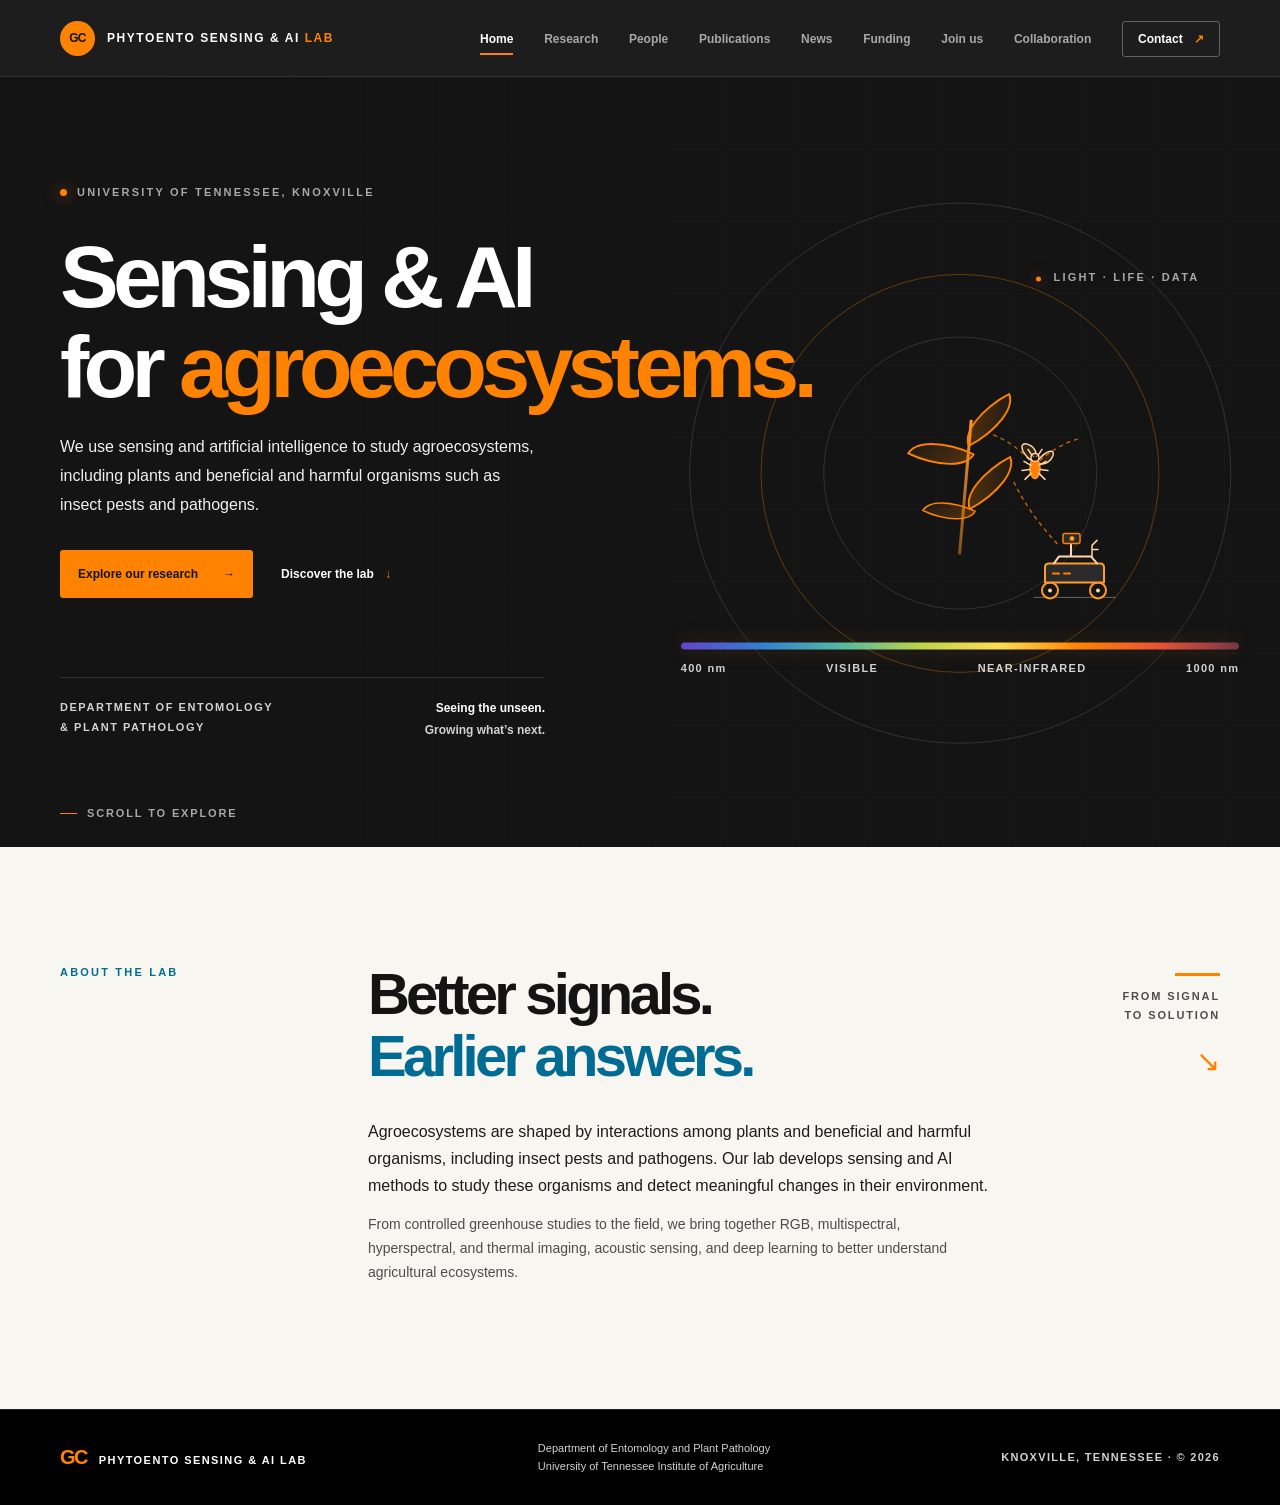
<file: index.html>
<!DOCTYPE html>
<html lang="en">
<head>
  <meta charset="utf-8">
  <meta http-equiv="Content-Security-Policy" content="default-src 'self'; script-src 'self'; style-src 'self' https://fonts.googleapis.com; font-src 'self' https://fonts.gstatic.com; img-src 'self'; connect-src 'none'; object-src 'none'; base-uri 'none'; form-action 'none'; frame-src 'none'; upgrade-insecure-requests">
  <meta name="referrer" content="strict-origin-when-cross-origin">
  <meta name="viewport" content="width=device-width, initial-scale=1">
  <meta name="theme-color" content="#141414">
  <title>GC PhytoEnto Sensing &amp; AI Lab | University of Tennessee, Knoxville</title>
  <meta name="description" content="The GC PhytoEnto Sensing & AI Lab at the University of Tennessee, Knoxville develops sensing and AI to study agroecosystems, plants, and beneficial and harmful organisms, including pests and pathogens.">
  <link rel="preconnect" href="https://fonts.googleapis.com">
  <link rel="preconnect" href="https://fonts.gstatic.com" crossorigin>
  <link href="https://fonts.googleapis.com/css2?family=DM+Sans:wght@400;500;600;700&family=Manrope:wght@400;500;600;700;800&display=swap" rel="stylesheet">
  <link rel="icon" href="favicon.svg" type="image/svg+xml">
  <link rel="stylesheet" href="styles.css">
  <script src="script.js" defer></script>
</head>
<body data-page="home">
  <a class="skip-link" href="#main">Skip to content</a>
  <header class="site-header">
    <nav class="nav container" aria-label="Main navigation">
      <a class="brand" href="index.html" aria-label="GC PhytoEnto Sensing &amp; AI Lab home">
        <span class="brand-mark" aria-hidden="true">GC</span>
        <span class="brand-name">PHYTOENTO SENSING &amp; AI <span>LAB</span></span>
      </a>
      <button class="menu-toggle" type="button" aria-expanded="false" aria-controls="primary-menu">
        <span class="sr-only">Toggle navigation</span><span></span><span></span>
      </button>
      <ul class="nav-links" id="primary-menu">
        <li><a class="nav-link" data-page-link="home" href="index.html">Home</a></li>
        <li><a class="nav-link" data-page-link="research" href="research.html">Research</a></li>
        <li><a class="nav-link" data-page-link="people" href="people.html">People</a></li>
        <li><a class="nav-link" data-page-link="publications" href="publications.html">Publications</a></li>
        <li><a class="nav-link" data-page-link="news" href="news.html">News</a></li>
        <li><a class="nav-link" data-page-link="funding" href="funding.html">Funding</a></li>
        <li><a class="nav-link" data-page-link="join" href="join.html">Join us</a></li>
        <li><a class="nav-link" data-page-link="collaboration" href="collaboration.html">Collaboration</a></li>
        <li><a class="nav-contact" data-page-link="contact" href="contact.html">Contact <span aria-hidden="true">↗</span></a></li>
      </ul>
    </nav>
  </header>

  <main id="main">
    <section class="hero" aria-labelledby="hero-title">
      <div class="hero-grid" aria-hidden="true"></div>
      <div class="container hero-content">
        <p class="eyebrow"><span class="eyebrow-dot"></span> UNIVERSITY OF TENNESSEE, KNOXVILLE</p>
        <h1 id="hero-title">Sensing &amp; AI<br>for <span>agroecosystems.</span></h1>
        <p class="hero-intro">We use sensing and artificial intelligence to study agroecosystems, including plants and beneficial and harmful organisms such as insect pests and pathogens.</p>
        <div class="hero-actions">
          <a class="button button-orange" href="research.html">Explore our research <span aria-hidden="true">→</span></a>
          <a class="text-link" href="#about">Discover the lab <span aria-hidden="true">↓</span></a>
        </div>
        <div class="hero-bottom">
          <p>DEPARTMENT OF ENTOMOLOGY<br>&amp; PLANT PATHOLOGY</p>
          <p class="hero-note">Seeing the unseen.<br><span>Growing what’s next.</span></p>
        </div>
      </div>
      <div class="hero-art" role="img" aria-label="Illustration of a plant, an insect, and a small field-sensing robot with spectral bands from visible light to near-infrared">
        <div class="orbit orbit-one"></div><div class="orbit orbit-two"></div><div class="orbit orbit-three"></div>
        <div class="plant-symbol"><span></span><span></span><span></span><span></span></div>
        <svg class="hero-illustration" viewBox="0 0 570 570" aria-hidden="true">
          <g class="insect-art" stroke-linecap="round" stroke-linejoin="round">
            <path d="M359 277 Q341 255 317 246 M359 277 Q382 256 405 250" fill="none" stroke="#ff8200" stroke-dasharray="3 5" stroke-width="1.5" opacity=".65"/>
            <path d="M356 272 C345 263 344 253 353 256 C361 259 363 267 360 273 M363 272 C371 262 380 260 378 267 C376 273 370 277 364 275" fill="#ff8200" fill-opacity=".12" stroke="#ffd5a8" stroke-width="1.5"/>
            <ellipse cx="360" cy="280" rx="5" ry="10" fill="#ff8200" stroke="#ff9a2f" stroke-width="1.5"/>
            <circle cx="360" cy="269" r="4" fill="#141414" stroke="#ffd5a8" stroke-width="1.5"/>
            <path d="M357 267 353 261 M363 267 367 261 M356 277 349 273 M355 281 347 282 M356 285 350 291 M364 277 371 273 M365 281 373 282 M364 285 370 291" fill="none" stroke="#ffd5a8" stroke-width="1.5"/>
            <circle cx="358.5" cy="268" r=".8" fill="#ff8200"/><circle cx="361.5" cy="268" r=".8" fill="#ff8200"/>
          </g>
          <g class="robot-art" transform="translate(-18 0)" stroke-linecap="round" stroke-linejoin="round">
            <path d="M400 355 Q372 325 357 294" fill="none" stroke="#ff8200" stroke-dasharray="3 5" stroke-width="1.5" opacity=".7"/>
            <path d="M377 409 H458" fill="none" stroke="#aaa9a1" stroke-width="1" opacity=".55"/>
            <circle cx="393" cy="402" r="8" fill="#141414" stroke="#ff9a2f" stroke-width="2"/>
            <circle cx="441" cy="402" r="8" fill="#141414" stroke="#ff9a2f" stroke-width="2"/>
            <circle cx="393" cy="402" r="2" fill="#ffd5a8"/><circle cx="441" cy="402" r="2" fill="#ffd5a8"/>
            <path d="M388 379 Q388 375 392 375 H443 Q447 375 447 379 V394 H388 Z" fill="#2b2b2b" stroke="#ff9a2f" stroke-width="2"/>
            <path d="M397 375 402 368 H434 L440 375 M414 368 V350" fill="none" stroke="#ffd5a8" stroke-width="2"/>
            <rect x="406" y="345" width="17" height="10" rx="2" fill="#2b2b2b" stroke="#ff8200" stroke-width="1.5"/>
            <circle cx="415" cy="350" r="2.5" fill="#ff8200"/><circle cx="415" cy="350" r=".8" fill="#fff0dd"/>
            <path d="M435 368 V357 L440 352 M435 361 H441" fill="none" stroke="#ffd5a8" stroke-width="1.5"/>
            <path d="M396 385 H402 M407 385 H413" stroke="#ff8200" stroke-width="2"/>
          </g>
        </svg>
        <div class="art-label"><span class="signal-dot"></span> LIGHT · LIFE · DATA</div>
        <div class="art-spectrum"></div>
        <div class="art-wavelength"><span>400 nm</span><span>VISIBLE</span><span>NEAR-INFRARED</span><span>1000 nm</span></div>
      </div>
      <a href="#about" class="scroll-cue" aria-label="Scroll to about the lab"><span></span> SCROLL TO EXPLORE</a>
    </section>

    <section class="intro section-light" id="about">
      <div class="container intro-layout">
        <p class="section-index">ABOUT THE LAB</p>
        <div>
          <h2>Better signals.<br><span>Earlier answers.</span></h2>
          <p class="intro-copy">Agroecosystems are shaped by interactions among plants and beneficial and harmful organisms, including insect pests and pathogens. Our lab develops sensing and AI methods to study these organisms and detect meaningful changes in their environment.</p>
          <p class="intro-copy intro-copy-secondary">From controlled greenhouse studies to the field, we bring together RGB, multispectral, hyperspectral, and thermal imaging, acoustic sensing, and deep learning to better understand agricultural ecosystems.</p>
        </div>
        <div class="intro-side"><span class="side-rule"></span><p>FROM SIGNAL<br>TO SOLUTION</p><span class="side-arrow" aria-hidden="true">↘</span></div>
      </div>
    </section>
  </main>

  <footer class="footer">
    <div class="container footer-inner">
      <a class="footer-brand" href="index.html">GC <span>PHYTOENTO SENSING &amp; AI LAB</span></a>
      <p>Department of Entomology and Plant Pathology<br>University of Tennessee Institute of Agriculture</p>
      <span class="footer-note">KNOXVILLE, TENNESSEE · © <span id="year">2026</span></span>
    </div>
  </footer>
</body>
</html>
</file>
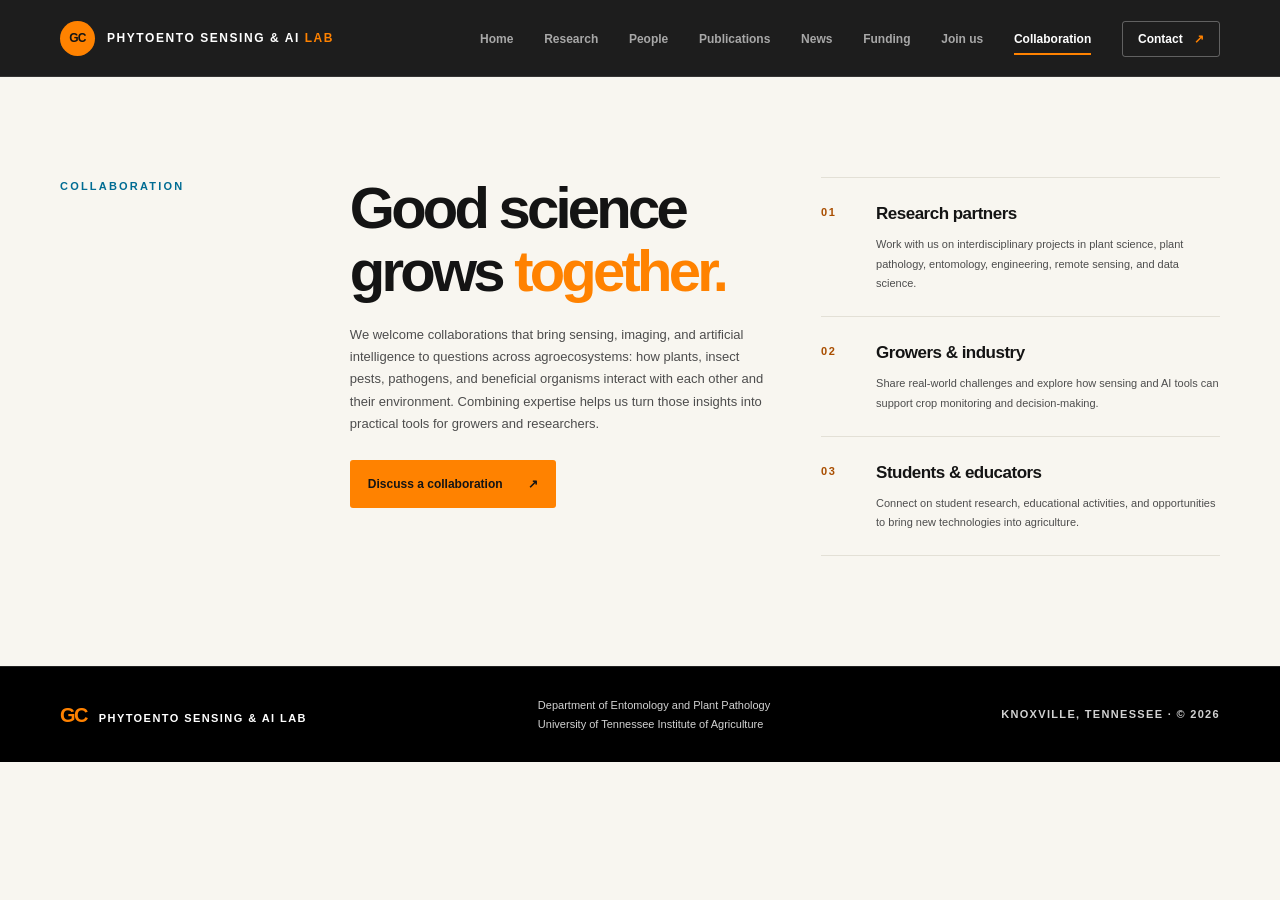
<file: collaboration.html>
<!DOCTYPE html>
<html lang="en">
<head>
  <meta charset="utf-8">
  <meta http-equiv="Content-Security-Policy" content="default-src 'self'; script-src 'self'; style-src 'self' https://fonts.googleapis.com; font-src 'self' https://fonts.gstatic.com; img-src 'self'; connect-src 'none'; object-src 'none'; base-uri 'none'; form-action 'none'; frame-src 'none'; upgrade-insecure-requests">
  <meta name="referrer" content="strict-origin-when-cross-origin">
  <meta name="viewport" content="width=device-width, initial-scale=1">
  <meta name="theme-color" content="#141414">
  <title>Collaboration | GC PhytoEnto Sensing &amp; AI Lab</title>
  <meta name="description" content="Collaborate with the GC PhytoEnto Sensing & AI Lab on sensing, plant health, and agricultural AI research.">
  <link rel="preconnect" href="https://fonts.googleapis.com">
  <link rel="preconnect" href="https://fonts.gstatic.com" crossorigin>
  <link href="https://fonts.googleapis.com/css2?family=DM+Sans:wght@400;500;600;700&family=Manrope:wght@400;500;600;700;800&display=swap" rel="stylesheet">
  <link rel="icon" href="favicon.svg" type="image/svg+xml">
  <link rel="stylesheet" href="styles.css">
  <script src="script.js" defer></script>
</head>
<body data-page="collaboration">
  <a class="skip-link" href="#main">Skip to content</a>
  <header class="site-header"><nav class="nav container" aria-label="Main navigation">
    <a class="brand" href="index.html" aria-label="GC PhytoEnto Sensing &amp; AI Lab home"><span class="brand-mark" aria-hidden="true">GC</span><span class="brand-name">PHYTOENTO SENSING &amp; AI <span>LAB</span></span></a>
    <button class="menu-toggle" type="button" aria-expanded="false" aria-controls="primary-menu"><span class="sr-only">Toggle navigation</span><span></span><span></span></button>
    <ul class="nav-links" id="primary-menu">
      <li><a class="nav-link" data-page-link="home" href="index.html">Home</a></li><li><a class="nav-link" data-page-link="research" href="research.html">Research</a></li><li><a class="nav-link" data-page-link="people" href="people.html">People</a></li><li><a class="nav-link" data-page-link="publications" href="publications.html">Publications</a></li><li><a class="nav-link" data-page-link="news" href="news.html">News</a></li><li><a class="nav-link" data-page-link="funding" href="funding.html">Funding</a></li><li><a class="nav-link" data-page-link="join" href="join.html">Join us</a></li><li><a class="nav-link" data-page-link="collaboration" href="collaboration.html">Collaboration</a></li><li><a class="nav-contact" data-page-link="contact" href="contact.html">Contact <span aria-hidden="true">↗</span></a></li>
    </ul>
  </nav></header>
  <main id="main">
    <section class="collaboration section-light">
      <div class="container collaboration-layout">
        <p class="section-index">COLLABORATION</p>
        <div class="collaboration-intro"><h1>Good science<br>grows <span>together.</span></h1><p>We welcome collaborations that bring sensing, imaging, and artificial intelligence to questions across agroecosystems: how plants, insect pests, pathogens, and beneficial organisms interact with each other and their environment. Combining expertise helps us turn those insights into practical tools for growers and researchers.</p><a class="button button-orange" href="mailto:sunil.gc@utk.edu?subject=Research%20collaboration">Discuss a collaboration <span aria-hidden="true">↗</span></a></div>
        <div class="collaboration-areas">
          <article><span>01</span><div><h2>Research partners</h2><p>Work with us on interdisciplinary projects in plant science, plant pathology, entomology, engineering, remote sensing, and data science.</p></div></article>
          <article><span>02</span><div><h2>Growers &amp; industry</h2><p>Share real-world challenges and explore how sensing and AI tools can support crop monitoring and decision-making.</p></div></article>
          <article><span>03</span><div><h2>Students &amp; educators</h2><p>Connect on student research, educational activities, and opportunities to bring new technologies into agriculture.</p></div></article>
        </div>
      </div>
    </section>
  </main>
  <footer class="footer"><div class="container footer-inner"><a class="footer-brand" href="index.html">GC <span>PHYTOENTO SENSING &amp; AI LAB</span></a><p>Department of Entomology and Plant Pathology<br>University of Tennessee Institute of Agriculture</p><span class="footer-note">KNOXVILLE, TENNESSEE · © <span id="year">2026</span></span></div></footer>
</body>
</html>
</file>
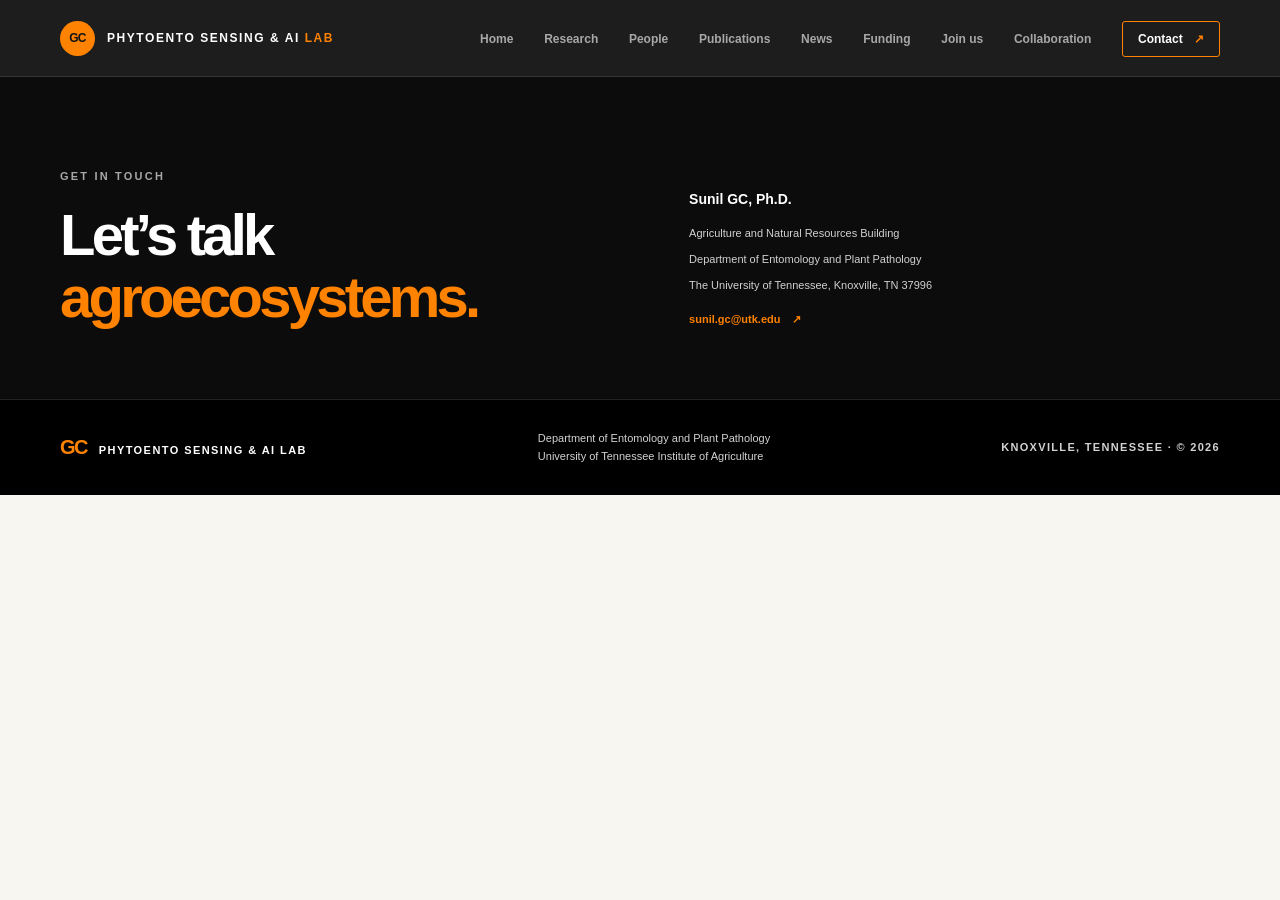
<file: contact.html>
<!DOCTYPE html>
<html lang="en">
<head>
  <meta charset="utf-8">
  <meta http-equiv="Content-Security-Policy" content="default-src 'self'; script-src 'self'; style-src 'self' https://fonts.googleapis.com; font-src 'self' https://fonts.gstatic.com; img-src 'self'; connect-src 'none'; object-src 'none'; base-uri 'none'; form-action 'none'; frame-src 'none'; upgrade-insecure-requests">
  <meta name="referrer" content="strict-origin-when-cross-origin">
  <meta name="viewport" content="width=device-width, initial-scale=1">
  <meta name="theme-color" content="#141414">
  <title>Contact | GC PhytoEnto Sensing &amp; AI Lab</title>
  <meta name="description" content="Contact the GC PhytoEnto Sensing & AI Lab at the University of Tennessee, Knoxville.">
  <link rel="preconnect" href="https://fonts.googleapis.com">
  <link rel="preconnect" href="https://fonts.gstatic.com" crossorigin>
  <link href="https://fonts.googleapis.com/css2?family=DM+Sans:wght@400;500;600;700&family=Manrope:wght@400;500;600;700;800&display=swap" rel="stylesheet">
  <link rel="icon" href="favicon.svg" type="image/svg+xml">
  <link rel="stylesheet" href="styles.css">
  <script src="script.js" defer></script>
</head>
<body data-page="contact">
  <a class="skip-link" href="#main">Skip to content</a>
  <header class="site-header"><nav class="nav container" aria-label="Main navigation">
    <a class="brand" href="index.html" aria-label="GC PhytoEnto Sensing &amp; AI Lab home"><span class="brand-mark" aria-hidden="true">GC</span><span class="brand-name">PHYTOENTO SENSING &amp; AI <span>LAB</span></span></a>
    <button class="menu-toggle" type="button" aria-expanded="false" aria-controls="primary-menu"><span class="sr-only">Toggle navigation</span><span></span><span></span></button>
    <ul class="nav-links" id="primary-menu">
      <li><a class="nav-link" data-page-link="home" href="index.html">Home</a></li><li><a class="nav-link" data-page-link="research" href="research.html">Research</a></li><li><a class="nav-link" data-page-link="people" href="people.html">People</a></li><li><a class="nav-link" data-page-link="publications" href="publications.html">Publications</a></li><li><a class="nav-link" data-page-link="news" href="news.html">News</a></li><li><a class="nav-link" data-page-link="funding" href="funding.html">Funding</a></li><li><a class="nav-link" data-page-link="join" href="join.html">Join us</a></li><li><a class="nav-link" data-page-link="collaboration" href="collaboration.html">Collaboration</a></li><li><a class="nav-contact" data-page-link="contact" href="contact.html">Contact <span aria-hidden="true">↗</span></a></li>
    </ul>
  </nav></header>
  <main id="main">
    <section class="contact section-ink">
      <div class="container contact-layout">
        <div><p class="section-index">GET IN TOUCH</p><h1>Let’s talk<br><span>agroecosystems.</span></h1></div>
        <address><strong>Sunil GC, Ph.D.</strong><span>Agriculture and Natural Resources Building</span><span>Department of Entomology and Plant Pathology</span><span>The University of Tennessee, Knoxville, TN 37996</span><a href="mailto:sunil.gc@utk.edu">sunil.gc@utk.edu <span aria-hidden="true">↗</span></a></address>
      </div>
    </section>
  </main>
  <footer class="footer"><div class="container footer-inner"><a class="footer-brand" href="index.html">GC <span>PHYTOENTO SENSING &amp; AI LAB</span></a><p>Department of Entomology and Plant Pathology<br>University of Tennessee Institute of Agriculture</p><span class="footer-note">KNOXVILLE, TENNESSEE · © <span id="year">2026</span></span></div></footer>
</body>
</html>
</file>
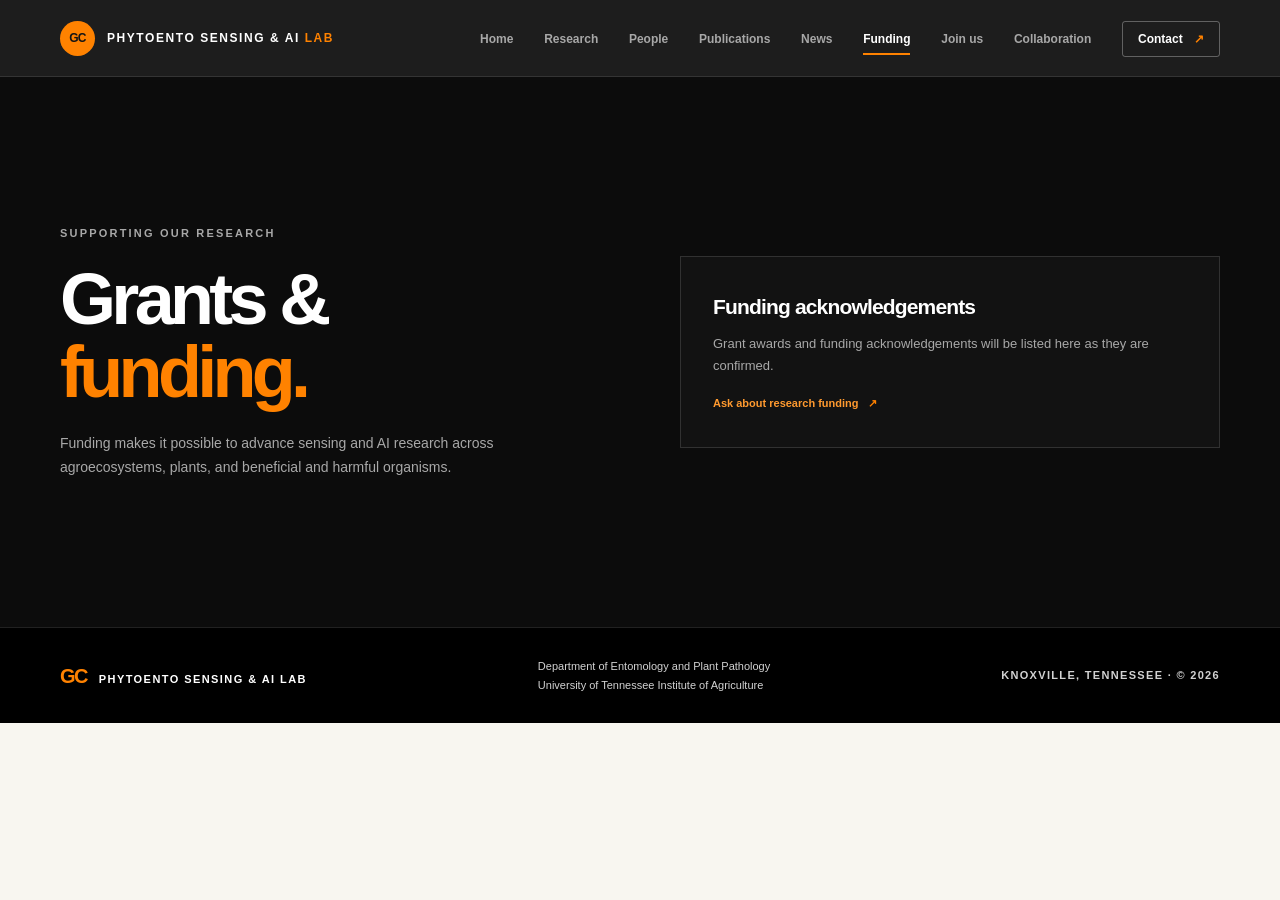
<file: funding.html>
<!DOCTYPE html>
<html lang="en">
<head>
  <meta charset="utf-8">
  <meta http-equiv="Content-Security-Policy" content="default-src 'self'; script-src 'self'; style-src 'self' https://fonts.googleapis.com; font-src 'self' https://fonts.gstatic.com; img-src 'self'; connect-src 'none'; object-src 'none'; base-uri 'none'; form-action 'none'; frame-src 'none'; upgrade-insecure-requests">
  <meta name="referrer" content="strict-origin-when-cross-origin">
  <meta name="viewport" content="width=device-width, initial-scale=1">
  <meta name="theme-color" content="#141414">
  <title>Grants &amp; Funding | GC PhytoEnto Sensing &amp; AI Lab</title>
  <meta name="description" content="Grant information and funding acknowledgements for the GC PhytoEnto Sensing & AI Lab.">
  <link rel="preconnect" href="https://fonts.googleapis.com">
  <link rel="preconnect" href="https://fonts.gstatic.com" crossorigin>
  <link href="https://fonts.googleapis.com/css2?family=DM+Sans:wght@400;500;600;700&family=Manrope:wght@400;500;600;700;800&display=swap" rel="stylesheet">
  <link rel="icon" href="favicon.svg" type="image/svg+xml">
  <link rel="stylesheet" href="styles.css">
  <script src="script.js" defer></script>
</head>
<body data-page="funding">
  <a class="skip-link" href="#main">Skip to content</a>
  <header class="site-header"><nav class="nav container" aria-label="Main navigation">
    <a class="brand" href="index.html" aria-label="GC PhytoEnto Sensing &amp; AI Lab home"><span class="brand-mark" aria-hidden="true">GC</span><span class="brand-name">PHYTOENTO SENSING &amp; AI <span>LAB</span></span></a>
    <button class="menu-toggle" type="button" aria-expanded="false" aria-controls="primary-menu"><span class="sr-only">Toggle navigation</span><span></span><span></span></button>
    <ul class="nav-links" id="primary-menu">
      <li><a class="nav-link" data-page-link="home" href="index.html">Home</a></li><li><a class="nav-link" data-page-link="research" href="research.html">Research</a></li><li><a class="nav-link" data-page-link="people" href="people.html">People</a></li><li><a class="nav-link" data-page-link="publications" href="publications.html">Publications</a></li><li><a class="nav-link" data-page-link="news" href="news.html">News</a></li><li><a class="nav-link" data-page-link="funding" href="funding.html">Funding</a></li><li><a class="nav-link" data-page-link="join" href="join.html">Join us</a></li><li><a class="nav-link" data-page-link="collaboration" href="collaboration.html">Collaboration</a></li><li><a class="nav-contact" data-page-link="contact" href="contact.html">Contact <span aria-hidden="true">↗</span></a></li>
    </ul>
  </nav></header>
  <main id="main">
    <section class="funding-page section-ink">
      <div class="container funding-layout">
        <div class="funding-heading">
          <p class="section-index">SUPPORTING OUR RESEARCH</p>
          <h1>Grants &amp;<br><span>funding.</span></h1>
          <p>Funding makes it possible to advance sensing and AI research across agroecosystems, plants, and beneficial and harmful organisms.</p>
        </div>
        <div class="funding-note">
          <h2 class="funding-title">Funding acknowledgements</h2>
          <p>Grant awards and funding acknowledgements will be listed here as they are confirmed.</p>
          <a class="inline-link" href="mailto:sunil.gc@utk.edu?subject=Research%20funding%20inquiry">Ask about research funding <span aria-hidden="true">↗</span></a>
        </div>
      </div>
    </section>
  </main>
  <footer class="footer"><div class="container footer-inner"><a class="footer-brand" href="index.html">GC <span>PHYTOENTO SENSING &amp; AI LAB</span></a><p>Department of Entomology and Plant Pathology<br>University of Tennessee Institute of Agriculture</p><span class="footer-note">KNOXVILLE, TENNESSEE · © <span id="year">2026</span></span></div></footer>
</body>
</html>
</file>
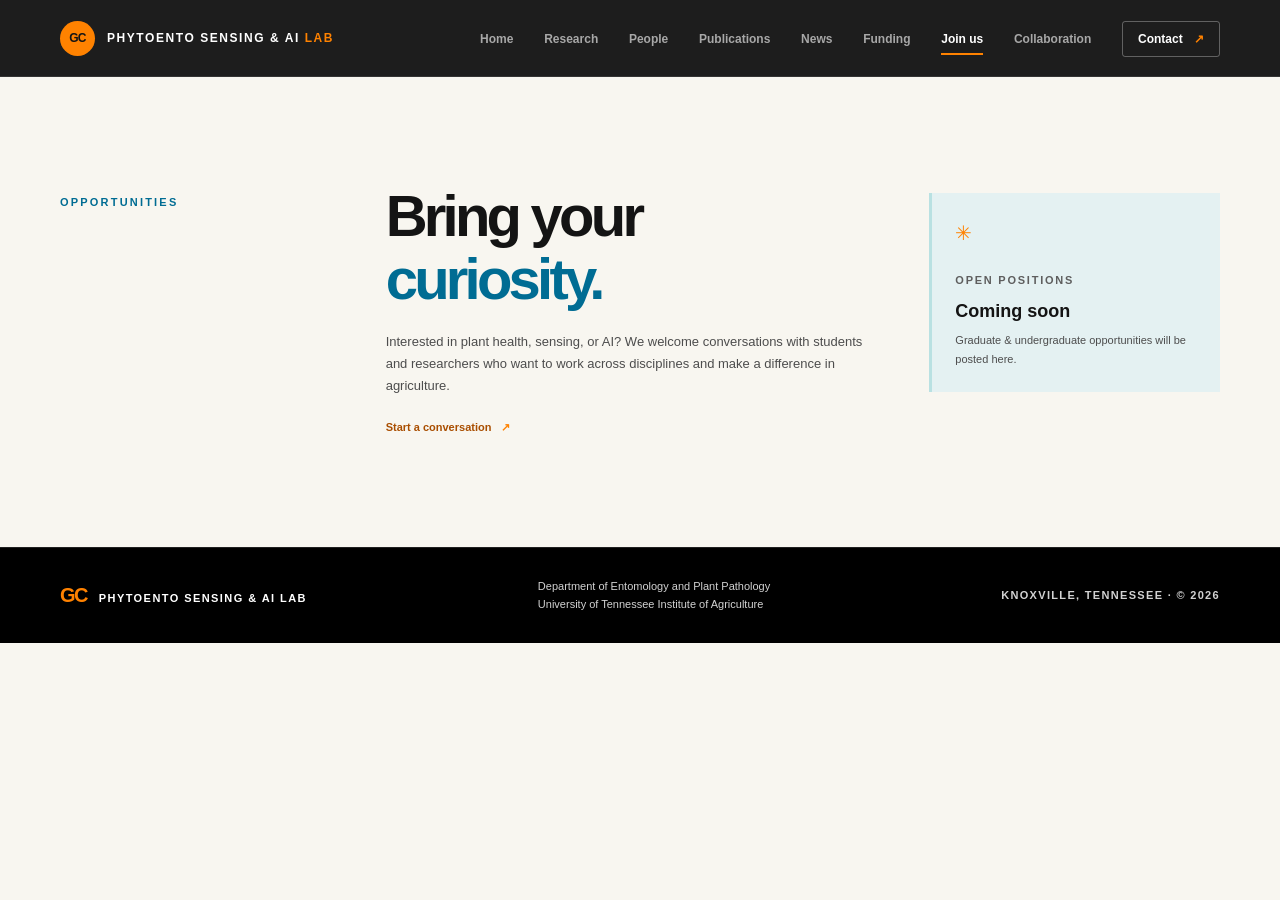
<file: join.html>
<!DOCTYPE html>
<html lang="en">
<head>
  <meta charset="utf-8">
  <meta http-equiv="Content-Security-Policy" content="default-src 'self'; script-src 'self'; style-src 'self' https://fonts.googleapis.com; font-src 'self' https://fonts.gstatic.com; img-src 'self'; connect-src 'none'; object-src 'none'; base-uri 'none'; form-action 'none'; frame-src 'none'; upgrade-insecure-requests">
  <meta name="referrer" content="strict-origin-when-cross-origin">
  <meta name="viewport" content="width=device-width, initial-scale=1">
  <meta name="theme-color" content="#141414">
  <title>Join Us | GC PhytoEnto Sensing &amp; AI Lab</title>
  <meta name="description" content="Learn about joining the GC PhytoEnto Sensing & AI Lab at the University of Tennessee, Knoxville.">
  <link rel="preconnect" href="https://fonts.googleapis.com">
  <link rel="preconnect" href="https://fonts.gstatic.com" crossorigin>
  <link href="https://fonts.googleapis.com/css2?family=DM+Sans:wght@400;500;600;700&family=Manrope:wght@400;500;600;700;800&display=swap" rel="stylesheet">
  <link rel="icon" href="favicon.svg" type="image/svg+xml">
  <link rel="stylesheet" href="styles.css">
  <script src="script.js" defer></script>
</head>
<body data-page="join">
  <a class="skip-link" href="#main">Skip to content</a>
  <header class="site-header"><nav class="nav container" aria-label="Main navigation">
    <a class="brand" href="index.html" aria-label="GC PhytoEnto Sensing &amp; AI Lab home"><span class="brand-mark" aria-hidden="true">GC</span><span class="brand-name">PHYTOENTO SENSING &amp; AI <span>LAB</span></span></a>
    <button class="menu-toggle" type="button" aria-expanded="false" aria-controls="primary-menu"><span class="sr-only">Toggle navigation</span><span></span><span></span></button>
    <ul class="nav-links" id="primary-menu">
      <li><a class="nav-link" data-page-link="home" href="index.html">Home</a></li><li><a class="nav-link" data-page-link="research" href="research.html">Research</a></li><li><a class="nav-link" data-page-link="people" href="people.html">People</a></li><li><a class="nav-link" data-page-link="publications" href="publications.html">Publications</a></li><li><a class="nav-link" data-page-link="news" href="news.html">News</a></li><li><a class="nav-link" data-page-link="funding" href="funding.html">Funding</a></li><li><a class="nav-link" data-page-link="join" href="join.html">Join us</a></li><li><a class="nav-link" data-page-link="collaboration" href="collaboration.html">Collaboration</a></li><li><a class="nav-contact" data-page-link="contact" href="contact.html">Contact <span aria-hidden="true">↗</span></a></li>
    </ul>
  </nav></header>
  <main id="main">
    <section class="join section-light">
      <div class="container join-layout">
        <p class="section-index">OPPORTUNITIES</p>
        <div class="join-copy"><h1>Bring your<br><span>curiosity.</span></h1><p>Interested in plant health, sensing, or AI? We welcome conversations with students and researchers who want to work across disciplines and make a difference in agriculture.</p><a class="inline-link" href="mailto:sunil.gc@utk.edu?subject=Interest%20in%20the%20GC%20PhytoEnto%20Lab">Start a conversation <span aria-hidden="true">↗</span></a></div>
        <div class="join-card"><span class="join-spark" aria-hidden="true">✳</span><p>OPEN POSITIONS</p><strong>Coming soon</strong><span>Graduate &amp; undergraduate opportunities will be posted here.</span></div>
      </div>
    </section>
  </main>
  <footer class="footer"><div class="container footer-inner"><a class="footer-brand" href="index.html">GC <span>PHYTOENTO SENSING &amp; AI LAB</span></a><p>Department of Entomology and Plant Pathology<br>University of Tennessee Institute of Agriculture</p><span class="footer-note">KNOXVILLE, TENNESSEE · © <span id="year">2026</span></span></div></footer>
</body>
</html>
</file>
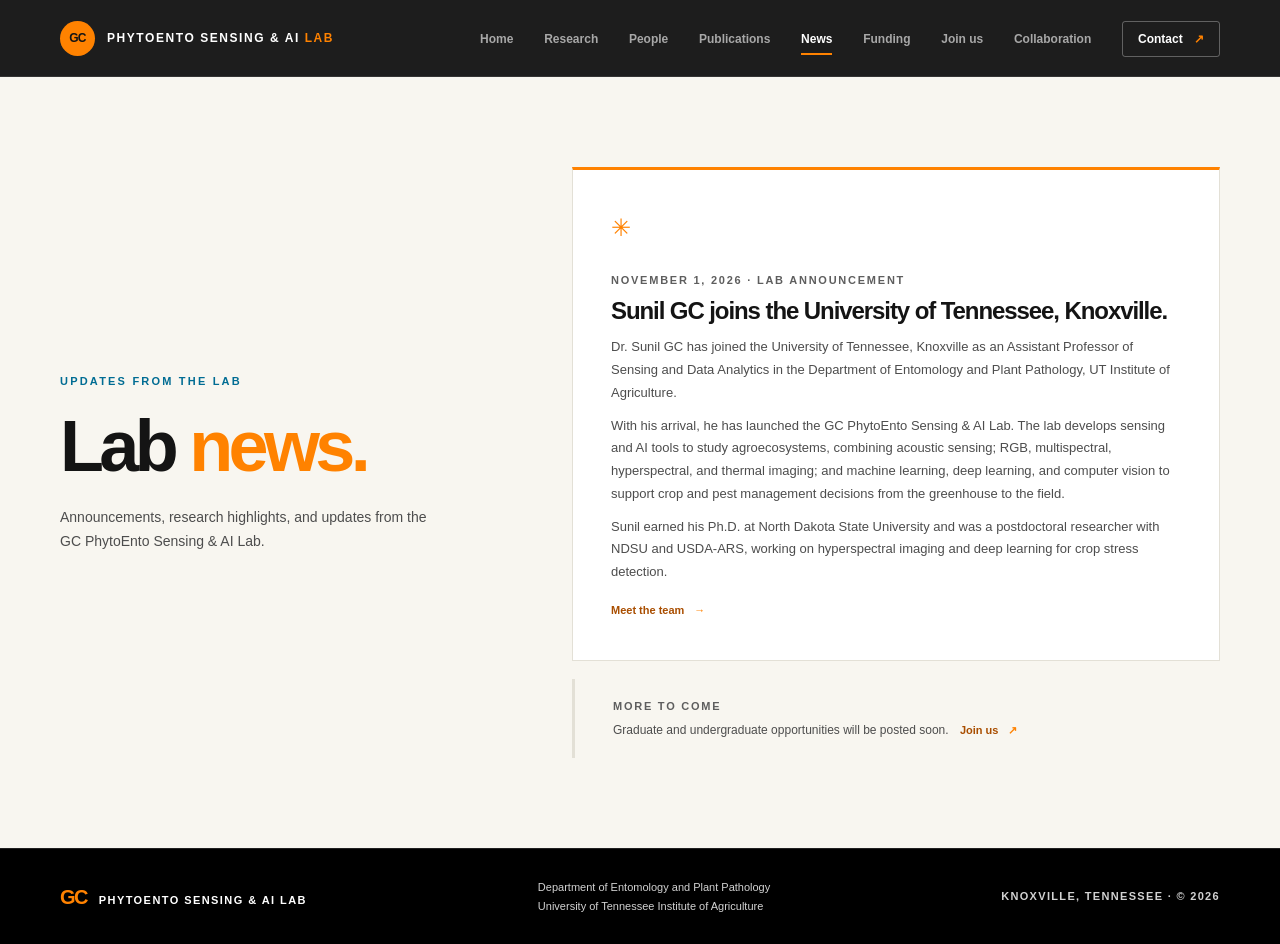
<file: news.html>
<!DOCTYPE html>
<html lang="en">
<head>
  <meta charset="utf-8">
  <meta http-equiv="Content-Security-Policy" content="default-src 'self'; script-src 'self'; style-src 'self' https://fonts.googleapis.com; font-src 'self' https://fonts.gstatic.com; img-src 'self'; connect-src 'none'; object-src 'none'; base-uri 'none'; form-action 'none'; frame-src 'none'; upgrade-insecure-requests">
  <meta name="referrer" content="strict-origin-when-cross-origin">
  <meta name="viewport" content="width=device-width, initial-scale=1">
  <meta name="theme-color" content="#141414">
  <title>Lab News | GC PhytoEnto Sensing &amp; AI Lab</title>
  <meta name="description" content="News, updates, and announcements from the GC PhytoEnto Sensing & AI Lab.">
  <link rel="preconnect" href="https://fonts.googleapis.com">
  <link rel="preconnect" href="https://fonts.gstatic.com" crossorigin>
  <link href="https://fonts.googleapis.com/css2?family=DM+Sans:wght@400;500;600;700&family=Manrope:wght@400;500;600;700;800&display=swap" rel="stylesheet">
  <link rel="icon" href="favicon.svg" type="image/svg+xml">
  <link rel="stylesheet" href="styles.css">
  <script src="script.js" defer></script>
</head>
<body data-page="news">
  <a class="skip-link" href="#main">Skip to content</a>
  <header class="site-header"><nav class="nav container" aria-label="Main navigation">
    <a class="brand" href="index.html" aria-label="GC PhytoEnto Sensing &amp; AI Lab home"><span class="brand-mark" aria-hidden="true">GC</span><span class="brand-name">PHYTOENTO SENSING &amp; AI <span>LAB</span></span></a>
    <button class="menu-toggle" type="button" aria-expanded="false" aria-controls="primary-menu"><span class="sr-only">Toggle navigation</span><span></span><span></span></button>
    <ul class="nav-links" id="primary-menu">
      <li><a class="nav-link" data-page-link="home" href="index.html">Home</a></li><li><a class="nav-link" data-page-link="research" href="research.html">Research</a></li><li><a class="nav-link" data-page-link="people" href="people.html">People</a></li><li><a class="nav-link" data-page-link="publications" href="publications.html">Publications</a></li><li><a class="nav-link" data-page-link="news" href="news.html">News</a></li><li><a class="nav-link" data-page-link="funding" href="funding.html">Funding</a></li><li><a class="nav-link" data-page-link="join" href="join.html">Join us</a></li><li><a class="nav-link" data-page-link="collaboration" href="collaboration.html">Collaboration</a></li><li><a class="nav-contact" data-page-link="contact" href="contact.html">Contact <span aria-hidden="true">↗</span></a></li>
    </ul>
  </nav></header>
  <main id="main">
    <section class="news-page section-light">
      <div class="container news-layout">
        <div class="news-heading">
          <p class="section-index">UPDATES FROM THE LAB</p>
          <h1>Lab <span>news.</span></h1>
          <p>Announcements, research highlights, and updates from the GC PhytoEnto Sensing &amp; AI Lab.</p>
        </div>
        <div class="news-list">
          <article class="news-empty news-item">
            <span class="news-mark" aria-hidden="true">✳</span>
            <p class="news-label"><time datetime="2026-11-01">NOVEMBER 1, 2026</time> · LAB ANNOUNCEMENT</p>
            <h2>Sunil GC joins the University of Tennessee, Knoxville.</h2>
            <p>Dr. Sunil GC has joined the University of Tennessee, Knoxville as an Assistant Professor of Sensing and Data Analytics in the Department of Entomology and Plant Pathology, UT Institute of Agriculture.</p>
            <p>With his arrival, he has launched the GC PhytoEnto Sensing &amp; AI Lab. The lab develops sensing and AI tools to study agroecosystems, combining acoustic sensing; RGB, multispectral, hyperspectral, and thermal imaging; and machine learning, deep learning, and computer vision to support crop and pest management decisions from the greenhouse to the field.</p>
            <p>Sunil earned his Ph.D. at North Dakota State University and was a postdoctoral researcher with NDSU and USDA-ARS, working on hyperspectral imaging and deep learning for crop stress detection.</p>
            <a class="inline-link" href="people.html">Meet the team <span aria-hidden="true">→</span></a>
          </article>
          <aside class="news-next">
            <p class="news-label">MORE TO COME</p>
            <p>Graduate and undergraduate opportunities will be posted soon. <a class="inline-link" href="join.html">Join us <span aria-hidden="true">↗</span></a></p>
          </aside>
        </div>
      </div>
    </section>
  </main>
  <footer class="footer"><div class="container footer-inner"><a class="footer-brand" href="index.html">GC <span>PHYTOENTO SENSING &amp; AI LAB</span></a><p>Department of Entomology and Plant Pathology<br>University of Tennessee Institute of Agriculture</p><span class="footer-note">KNOXVILLE, TENNESSEE · © <span id="year">2026</span></span></div></footer>
</body>
</html>
</file>
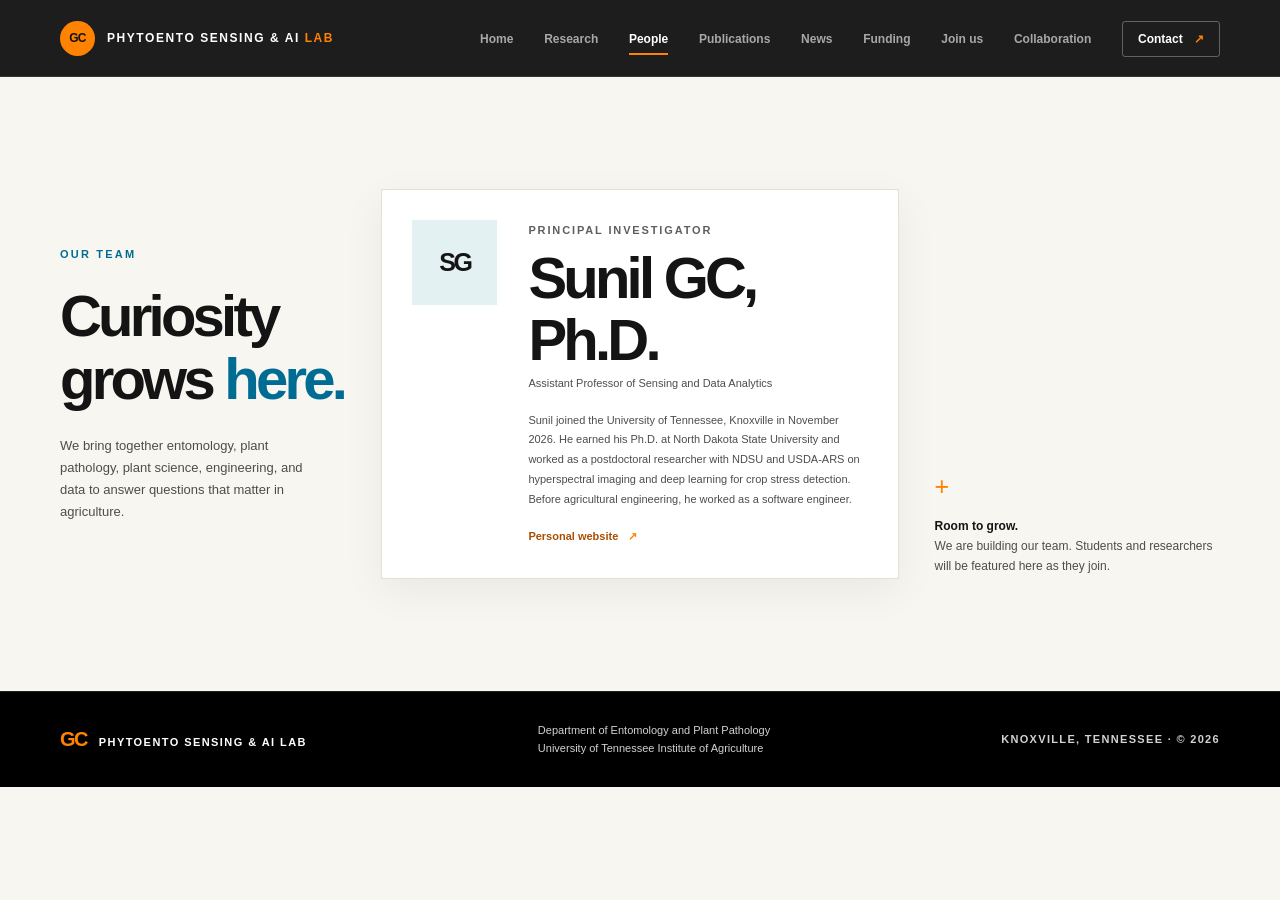
<file: people.html>
<!DOCTYPE html>
<html lang="en">
<head>
  <meta charset="utf-8">
  <meta http-equiv="Content-Security-Policy" content="default-src 'self'; script-src 'self'; style-src 'self' https://fonts.googleapis.com; font-src 'self' https://fonts.gstatic.com; img-src 'self'; connect-src 'none'; object-src 'none'; base-uri 'none'; form-action 'none'; frame-src 'none'; upgrade-insecure-requests">
  <meta name="referrer" content="strict-origin-when-cross-origin">
  <meta name="viewport" content="width=device-width, initial-scale=1">
  <meta name="theme-color" content="#141414">
  <title>People | GC PhytoEnto Sensing &amp; AI Lab</title>
  <meta name="description" content="Meet the people behind the GC PhytoEnto Sensing & AI Lab at the University of Tennessee, Knoxville.">
  <link rel="preconnect" href="https://fonts.googleapis.com">
  <link rel="preconnect" href="https://fonts.gstatic.com" crossorigin>
  <link href="https://fonts.googleapis.com/css2?family=DM+Sans:wght@400;500;600;700&family=Manrope:wght@400;500;600;700;800&display=swap" rel="stylesheet">
  <link rel="icon" href="favicon.svg" type="image/svg+xml">
  <link rel="stylesheet" href="styles.css">
  <script src="script.js" defer></script>
</head>
<body data-page="people">
  <a class="skip-link" href="#main">Skip to content</a>
  <header class="site-header"><nav class="nav container" aria-label="Main navigation">
    <a class="brand" href="index.html" aria-label="GC PhytoEnto Sensing &amp; AI Lab home"><span class="brand-mark" aria-hidden="true">GC</span><span class="brand-name">PHYTOENTO SENSING &amp; AI <span>LAB</span></span></a>
    <button class="menu-toggle" type="button" aria-expanded="false" aria-controls="primary-menu"><span class="sr-only">Toggle navigation</span><span></span><span></span></button>
    <ul class="nav-links" id="primary-menu">
      <li><a class="nav-link" data-page-link="home" href="index.html">Home</a></li><li><a class="nav-link" data-page-link="research" href="research.html">Research</a></li><li><a class="nav-link" data-page-link="people" href="people.html">People</a></li><li><a class="nav-link" data-page-link="publications" href="publications.html">Publications</a></li><li><a class="nav-link" data-page-link="news" href="news.html">News</a></li><li><a class="nav-link" data-page-link="funding" href="funding.html">Funding</a></li><li><a class="nav-link" data-page-link="join" href="join.html">Join us</a></li><li><a class="nav-link" data-page-link="collaboration" href="collaboration.html">Collaboration</a></li><li><a class="nav-contact" data-page-link="contact" href="contact.html">Contact <span aria-hidden="true">↗</span></a></li>
    </ul>
  </nav></header>
  <main id="main">
    <section class="people section-light">
      <div class="container people-layout">
        <div class="people-heading"><p class="section-index">OUR TEAM</p><h1>Curiosity<br>grows <span>here.</span></h1><p>We bring together entomology, plant pathology, plant science, engineering, and data to answer questions that matter in agriculture.</p></div>
        <article class="person-card">
          <div class="person-monogram" aria-hidden="true">SG</div>
          <div class="person-details"><p class="person-role">PRINCIPAL INVESTIGATOR</p><h2>Sunil GC, Ph.D.</h2><p class="person-title">Assistant Professor of Sensing and Data Analytics</p><p>Sunil joined the University of Tennessee, Knoxville in November 2026. He earned his Ph.D. at North Dakota State University and worked as a postdoctoral researcher with NDSU and USDA-ARS on hyperspectral imaging and deep learning for crop stress detection. Before agricultural engineering, he worked as a software engineer.</p><a class="inline-link" href="https://sunilgc7.github.io/">Personal website <span aria-hidden="true">↗</span></a></div>
        </article>
        <div class="team-note"><span class="team-plus" aria-hidden="true">+</span><p><strong>Room to grow.</strong><br>We are building our team. Students and researchers will be featured here as they join.</p></div>
      </div>
    </section>
  </main>
  <footer class="footer"><div class="container footer-inner"><a class="footer-brand" href="index.html">GC <span>PHYTOENTO SENSING &amp; AI LAB</span></a><p>Department of Entomology and Plant Pathology<br>University of Tennessee Institute of Agriculture</p><span class="footer-note">KNOXVILLE, TENNESSEE · © <span id="year">2026</span></span></div></footer>
</body>
</html>
</file>
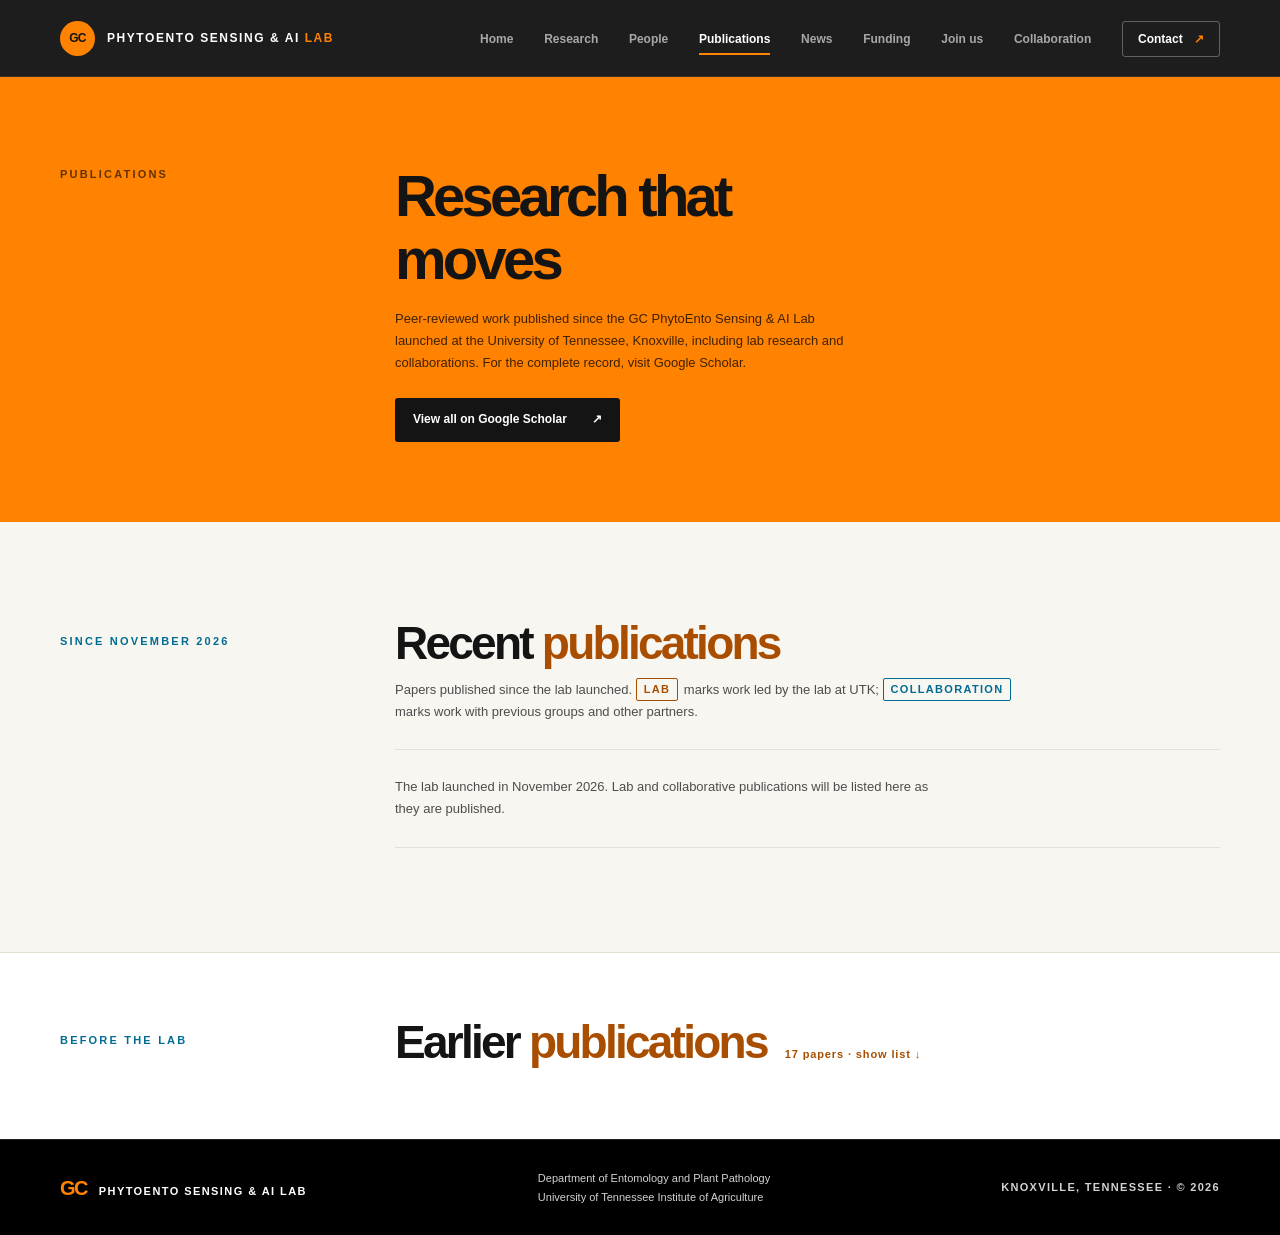
<file: publications.html>
<!DOCTYPE html>
<html lang="en">
<head>
  <meta charset="utf-8">
  <meta http-equiv="Content-Security-Policy" content="default-src 'self'; script-src 'self'; style-src 'self' https://fonts.googleapis.com; font-src 'self' https://fonts.gstatic.com; img-src 'self'; connect-src 'none'; object-src 'none'; base-uri 'none'; form-action 'none'; frame-src 'none'; upgrade-insecure-requests">
  <meta name="referrer" content="strict-origin-when-cross-origin">
  <meta name="viewport" content="width=device-width, initial-scale=1">
  <meta name="theme-color" content="#141414">
  <title>Publications | GC PhytoEnto Sensing &amp; AI Lab</title>
  <meta name="description" content="Publications and research from the GC PhytoEnto Sensing & AI Lab.">
  <link rel="preconnect" href="https://fonts.googleapis.com">
  <link rel="preconnect" href="https://fonts.gstatic.com" crossorigin>
  <link href="https://fonts.googleapis.com/css2?family=DM+Sans:wght@400;500;600;700&family=Manrope:wght@400;500;600;700;800&display=swap" rel="stylesheet">
  <link rel="icon" href="favicon.svg" type="image/svg+xml">
  <link rel="stylesheet" href="styles.css">
  <script src="script.js" defer></script>
</head>
<body data-page="publications">
  <a class="skip-link" href="#main">Skip to content</a>
  <header class="site-header"><nav class="nav container" aria-label="Main navigation">
    <a class="brand" href="index.html" aria-label="GC PhytoEnto Sensing &amp; AI Lab home"><span class="brand-mark" aria-hidden="true">GC</span><span class="brand-name">PHYTOENTO SENSING &amp; AI <span>LAB</span></span></a>
    <button class="menu-toggle" type="button" aria-expanded="false" aria-controls="primary-menu"><span class="sr-only">Toggle navigation</span><span></span><span></span></button>
    <ul class="nav-links" id="primary-menu">
      <li><a class="nav-link" data-page-link="home" href="index.html">Home</a></li><li><a class="nav-link" data-page-link="research" href="research.html">Research</a></li><li><a class="nav-link" data-page-link="people" href="people.html">People</a></li><li><a class="nav-link" data-page-link="publications" href="publications.html">Publications</a></li><li><a class="nav-link" data-page-link="news" href="news.html">News</a></li><li><a class="nav-link" data-page-link="funding" href="funding.html">Funding</a></li><li><a class="nav-link" data-page-link="join" href="join.html">Join us</a></li><li><a class="nav-link" data-page-link="collaboration" href="collaboration.html">Collaboration</a></li><li><a class="nav-contact" data-page-link="contact" href="contact.html">Contact <span aria-hidden="true">↗</span></a></li>
    </ul>
  </nav></header>
  <main id="main">
    <section class="publications section-orange">
      <div class="container publication-layout">
        <p class="section-index">PUBLICATIONS</p>
        <div><h1>Research that<br>moves <span>forward.</span></h1><p>Peer-reviewed work published since the GC PhytoEnto Sensing &amp; AI Lab launched at the University of Tennessee, Knoxville, including lab research and collaborations. For the complete record, visit Google Scholar.</p><a class="button button-dark" href="https://scholar.google.com/citations?user=EtjLGYIAAAAJ&amp;hl=en">View all on Google Scholar <span aria-hidden="true">↗</span></a></div>
      </div>
    </section>

    <section class="lab-publications section-light" aria-labelledby="lab-pubs-title">
      <div class="container lab-pubs-layout">
        <p class="section-index">SINCE NOVEMBER 2026</p>
        <div>
          <h2 id="lab-pubs-title">Recent <span>publications</span></h2>
          <p class="pubs-intro">Papers published since the lab launched. <span class="pub-tag">LAB</span> marks work led by the lab at UTK; <span class="pub-tag pub-tag-collab">COLLABORATION</span> marks work with previous groups and other partners.</p>
          <ol class="pub-list">
            <!--
              Add publications here, newest first, and delete the pub-empty item below.
              Use pub-tag for lab-led work, or "pub-tag pub-tag-collab" + COLLABORATION for collaborative work.
              <li class="pub-item">
                <span class="pub-year">2027</span>
                <div>
                  <span class="pub-tag">LAB</span>
                  <h3><a href="https://doi.org/...">Paper title</a></h3>
                  <p class="pub-authors">Author A, <strong>GC, S.</strong>, Author C</p>
                  <p class="pub-venue">Journal Name, Volume(Issue), pages</p>
                </div>
              </li>
            -->
            <li class="pub-empty">
              <p>The lab launched in November 2026. Lab and collaborative publications will be listed here as they are published.</p>
            </li>
          </ol>
        </div>
      </div>
    </section>

    <section class="lab-publications collab-publications" aria-labelledby="earlier-pubs-title">
      <div class="container lab-pubs-layout">
        <p class="section-index">BEFORE THE LAB</p>
        <details class="pub-archive">
          <summary><h2 id="earlier-pubs-title">Earlier <span>publications</span></h2><span class="pub-archive-hint">17 papers</span></summary>
          <p class="pubs-intro">Sunil GC’s publications from North Dakota State University and USDA-ARS, before the lab launched. <a class="inline-link" href="https://scholar.google.com/citations?user=EtjLGYIAAAAJ&amp;hl=en">Full list on Google Scholar <span aria-hidden="true">↗</span></a></p>
          <ol class="pub-list">
            <li class="pub-item">
              <span class="pub-year">2026</span>
              <div>
                <h3><a href="https://doi.org/10.1186/s13007-026-01602-w">HSIFreezeNet: a lightweight random forest assisted framework for hyperspectral segmentation of camelina freezing damage</a></h3>
                <p class="pub-authors"><strong>S GC</strong>, A Ali, M Jalal Ud Din, M Rahman, JV Anderson, JS Kandel, D Horvath, X Sun</p>
                <p class="pub-venue">Plant Methods (2026)</p>
              </div>
            </li>
            <li class="pub-item">
              <span class="pub-year">2026</span>
              <div>
                <h3><a href="https://doi.org/10.1016/j.jafr.2025.102560">Quantifying freeze damage in strawberry plants using deep learning-based semantic segmentation</a></h3>
                <p class="pub-authors"><strong>S GC</strong>, N Paul, A Khan, H Hatterman-Valenti, JV Anderson, JS Kandel, et al.</p>
                <p class="pub-venue">Journal of Agriculture and Food Research 25, 102560</p>
              </div>
            </li>
            <li class="pub-item">
              <span class="pub-year">2025</span>
              <div>
                <h3><a href="https://doi.org/10.1002/pld3.70124">RGB-based deep learning for freeze damage detection in strawberry: Comparing scratch and transfer learning approaches on custom data</a></h3>
                <p class="pub-authors">N Paul, <strong>S GC</strong>, A Khan, S Das, H Hatterman-Valenti, JV Anderson, et al.</p>
                <p class="pub-venue">Plant Direct 9(12), e70124</p>
              </div>
            </li>
            <li class="pub-item">
              <span class="pub-year">2025</span>
              <div>
                <h3><a href="https://doi.org/10.1016/j.atech.2025.101396">Bridging convolution and attention: An ultra-lightweight hybrid model for freeze damage classification in camelina</a></h3>
                <p class="pub-authors">N Paul, <strong>S GC</strong>, JV Anderson, JS Kandel, A Ali, M Rahman, D Horvath, et al.</p>
                <p class="pub-venue">Smart Agricultural Technology 12, 101396</p>
              </div>
            </li>
            <li class="pub-item">
              <span class="pub-year">2025</span>
              <div>
                <h3><a href="https://doi.org/10.1016/j.jafr.2025.102144">Multiclass weed and crop detection using optimized YOLO models on edge devices</a></h3>
                <p class="pub-authors">A Upadhyay, <strong>S GC</strong>, S Das, J Mettler, K Howatt, X Sun</p>
                <p class="pub-venue">Journal of Agriculture and Food Research 22, 102144</p>
              </div>
            </li>
            <li class="pub-item">
              <span class="pub-year">2025</span>
              <div>
                <h3><a href="https://doi.org/10.1016/j.dib.2025.111486">Weed-crop dataset in precision agriculture: Resource for AI-based robotic weed control systems</a></h3>
                <p class="pub-authors">A Upadhyay, <strong>S GC</strong>, MV Mahecha, J Mettler, K Howatt, W Aderholdt, et al.</p>
                <p class="pub-venue">Data in Brief 60, 111486</p>
              </div>
            </li>
            <li class="pub-item">
              <span class="pub-year">2025</span>
              <div>
                <h3><a href="https://doi.org/10.1016/j.atech.2025.100851">Evaluation of multispectral imaging for freeze damage assessment in strawberries using AI-based computer vision technology</a></h3>
                <p class="pub-authors"><strong>S GC</strong>, A Khan, D Horvath, X Sun</p>
                <p class="pub-venue">Smart Agricultural Technology 10, 100851</p>
              </div>
            </li>
            <li class="pub-item">
              <span class="pub-year">2025</span>
              <div>
                <h3><a href="https://doi.org/10.1016/j.softx.2025.102089">Herschel vision: A hyperspectral image processing software for data preparation in machine learning pipelines</a></h3>
                <p class="pub-authors">BG Ram, <strong>GC Sunil</strong>, X Sun</p>
                <p class="pub-venue">SoftwareX 30, 102089</p>
              </div>
            </li>
            <li class="pub-item">
              <span class="pub-year">2025</span>
              <div>
                <h3><a href="https://doi.org/10.1016/j.compag.2024.109734">Deep learning for plant stress detection: A comprehensive review of technologies, challenges, and future directions</a></h3>
                <p class="pub-authors">N Paul, <strong>S GC</strong>, D Horvath, X Sun</p>
                <p class="pub-venue">Computers and Electronics in Agriculture 229, 109734</p>
              </div>
            </li>
            <li class="pub-item">
              <span class="pub-year">2024</span>
              <div>
                <h3><a href="https://doi.org/10.1016/j.jafr.2024.101331">Development and evaluation of a machine vision and deep learning-based smart sprayer system for site-specific weed management in row crops: An edge computing approach</a></h3>
                <p class="pub-authors">A Upadhyay, <strong>S GC</strong>, Y Zhang, C Koparan, X Sun</p>
                <p class="pub-venue">Journal of Agriculture and Food Research 18, 101331</p>
              </div>
            </li>
            <li class="pub-item">
              <span class="pub-year">2024</span>
              <div>
                <h3><a href="https://doi.org/10.1016/j.atech.2024.100538">Field-based multispecies weed and crop detection using ground robots and advanced YOLO models: A data and model-centric approach</a></h3>
                <p class="pub-authors"><strong>S GC</strong>, A Upadhyay, Y Zhang, K Howatt, T Peters, M Ostlie, W Aderholdt, et al.</p>
                <p class="pub-venue">Smart Agricultural Technology 9, 100538</p>
              </div>
            </li>
            <li class="pub-item">
              <span class="pub-year">2024</span>
              <div>
                <h3><a href="https://doi.org/10.1016/j.atech.2024.100678">Development of software interface for AI-driven weed control in robotic vehicles, with time-based evaluation in indoor and field settings</a></h3>
                <p class="pub-authors"><strong>S GC</strong>, A Upadhyay, X Sun</p>
                <p class="pub-venue">Smart Agricultural Technology 9, 100678</p>
              </div>
            </li>
            <li class="pub-item">
              <span class="pub-year">2024</span>
              <div>
                <h3><a href="https://doi.org/10.1016/j.dib.2024.111097">A novel automated cloud-based image datasets for high throughput phenotyping in weed classification</a></h3>
                <p class="pub-authors"><strong>S GC</strong>, C Koparan, A Upadhyay, MR Ahmed, Y Zhang, K Howatt, X Sun</p>
                <p class="pub-venue">Data in Brief 57, 111097</p>
              </div>
            </li>
            <li class="pub-item">
              <span class="pub-year">2024</span>
              <div>
                <h3><a href="https://doi.org/10.13031/ja.15590">Multi-species weed and crop classification comparison using five different deep learning network architectures</a></h3>
                <p class="pub-authors"><strong>S GC</strong>, Y Zhang, K Howatt, LG Schumacher, X Sun</p>
                <p class="pub-venue">Journal of the ASABE 67(2), 275–287</p>
              </div>
            </li>
            <li class="pub-item">
              <span class="pub-year">2022</span>
              <div>
                <h3><a href="https://doi.org/10.1016/j.aiia.2022.11.001">A study on deep learning algorithm performance on weed and crop species identification under different image background</a></h3>
                <p class="pub-authors"><strong>S GC</strong>, C Koparan, MR Ahmed, Y Zhang, K Howatt, X Sun</p>
                <p class="pub-venue">Artificial Intelligence in Agriculture 6, 242–256</p>
              </div>
            </li>
            <li class="pub-item">
              <span class="pub-year">2022</span>
              <div>
                <h3><a href="https://doi.org/10.1016/j.jafr.2022.100325">Weed and crop species classification using computer vision and deep learning technologies in greenhouse conditions</a></h3>
                <p class="pub-authors"><strong>S GC</strong>, Y Zhang, C Koparan, MR Ahmed, K Howatt, X Sun</p>
                <p class="pub-venue">Journal of Agriculture and Food Research 9, 100325</p>
              </div>
            </li>
            <li class="pub-item">
              <span class="pub-year">2021</span>
              <div>
                <h3><a href="https://doi.org/10.3389/fsens.2021.654357">Using deep learning neural network in artificial intelligence technology to classify beef cuts</a></h3>
                <p class="pub-authors"><strong>S GC</strong>, B Saidul Md, Y Zhang, D Reed, M Ahsan, E Berg, X Sun</p>
                <p class="pub-venue">Frontiers in Sensors 2, 654357</p>
              </div>
            </li>
          </ol>
        </details>
      </div>
    </section>
  </main>
  <footer class="footer"><div class="container footer-inner"><a class="footer-brand" href="index.html">GC <span>PHYTOENTO SENSING &amp; AI LAB</span></a><p>Department of Entomology and Plant Pathology<br>University of Tennessee Institute of Agriculture</p><span class="footer-note">KNOXVILLE, TENNESSEE · © <span id="year">2026</span></span></div></footer>
</body>
</html>
</file>
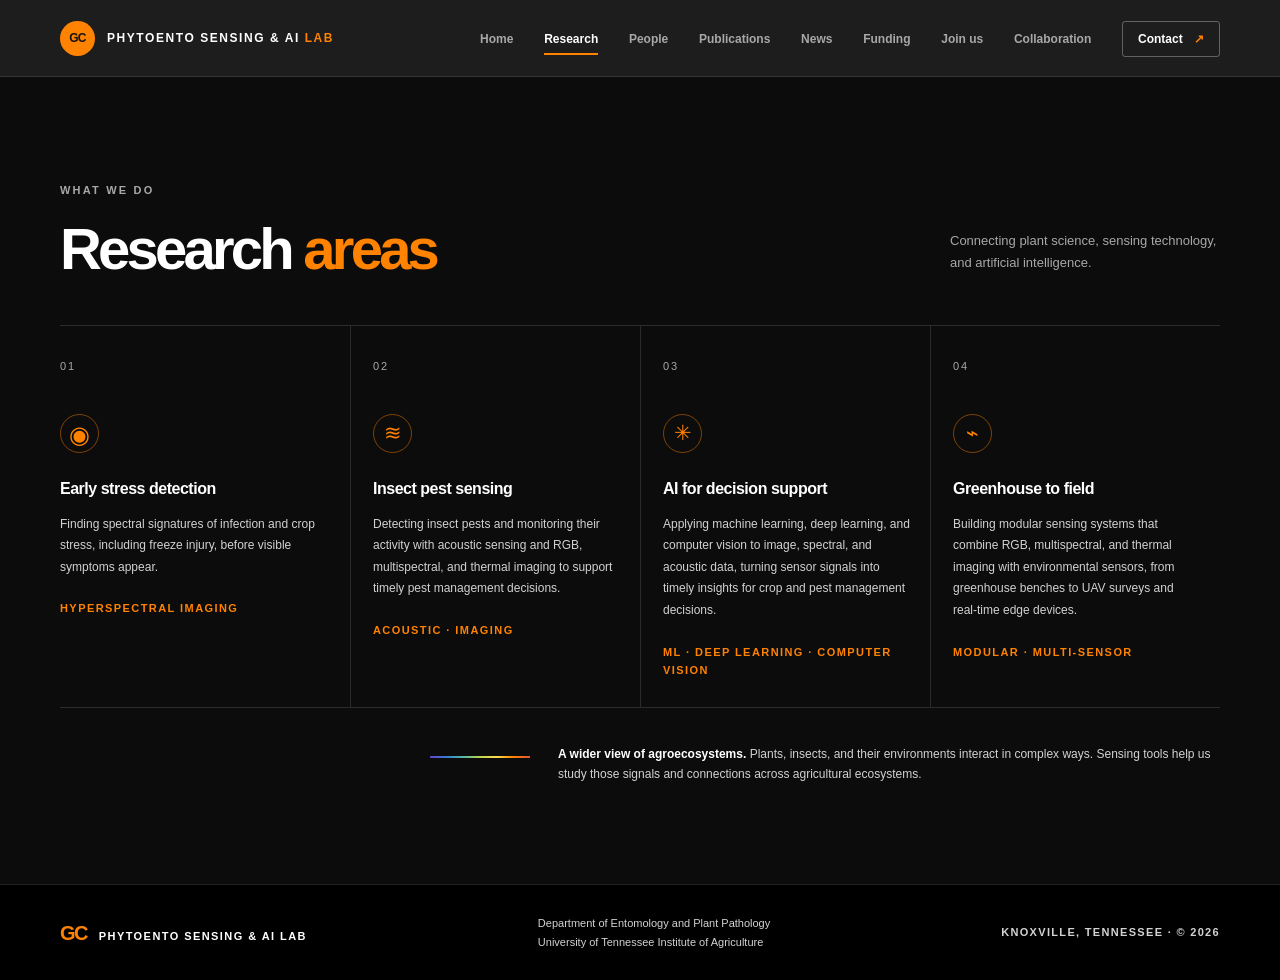
<file: research.html>
<!DOCTYPE html>
<html lang="en">
<head>
  <meta charset="utf-8">
  <meta http-equiv="Content-Security-Policy" content="default-src 'self'; script-src 'self'; style-src 'self' https://fonts.googleapis.com; font-src 'self' https://fonts.gstatic.com; img-src 'self'; connect-src 'none'; object-src 'none'; base-uri 'none'; form-action 'none'; frame-src 'none'; upgrade-insecure-requests">
  <meta name="referrer" content="strict-origin-when-cross-origin">
  <meta name="viewport" content="width=device-width, initial-scale=1">
  <meta name="theme-color" content="#141414">
  <title>Research | GC PhytoEnto Sensing &amp; AI Lab</title>
  <meta name="description" content="Explore the GC PhytoEnto Sensing & AI Lab's research in plant stress detection, insect pest sensing, AI and computer vision for decision support, and modular greenhouse-to-field sensing systems.">
  <link rel="preconnect" href="https://fonts.googleapis.com">
  <link rel="preconnect" href="https://fonts.gstatic.com" crossorigin>
  <link href="https://fonts.googleapis.com/css2?family=DM+Sans:wght@400;500;600;700&family=Manrope:wght@400;500;600;700;800&display=swap" rel="stylesheet">
  <link rel="icon" href="favicon.svg" type="image/svg+xml">
  <link rel="stylesheet" href="styles.css">
  <script src="script.js" defer></script>
</head>
<body data-page="research">
  <a class="skip-link" href="#main">Skip to content</a>
  <header class="site-header">
    <nav class="nav container" aria-label="Main navigation">
      <a class="brand" href="index.html" aria-label="GC PhytoEnto Sensing &amp; AI Lab home"><span class="brand-mark" aria-hidden="true">GC</span><span class="brand-name">PHYTOENTO SENSING &amp; AI <span>LAB</span></span></a>
      <button class="menu-toggle" type="button" aria-expanded="false" aria-controls="primary-menu"><span class="sr-only">Toggle navigation</span><span></span><span></span></button>
      <ul class="nav-links" id="primary-menu">
        <li><a class="nav-link" data-page-link="home" href="index.html">Home</a></li><li><a class="nav-link" data-page-link="research" href="research.html">Research</a></li><li><a class="nav-link" data-page-link="people" href="people.html">People</a></li><li><a class="nav-link" data-page-link="publications" href="publications.html">Publications</a></li><li><a class="nav-link" data-page-link="news" href="news.html">News</a></li><li><a class="nav-link" data-page-link="funding" href="funding.html">Funding</a></li><li><a class="nav-link" data-page-link="join" href="join.html">Join us</a></li><li><a class="nav-link" data-page-link="collaboration" href="collaboration.html">Collaboration</a></li><li><a class="nav-contact" data-page-link="contact" href="contact.html">Contact <span aria-hidden="true">↗</span></a></li>
      </ul>
    </nav>
  </header>
  <main id="main">
    <section class="research section-ink">
      <div class="container">
        <div class="section-heading">
          <div><p class="section-index">WHAT WE DO</p><h1>Research <span>areas</span></h1></div>
          <p class="section-aside">Connecting plant science, sensing technology, and artificial intelligence.</p>
        </div>
        <div class="research-grid">
          <article class="research-card"><span class="card-number">01</span><div class="card-icon" aria-hidden="true">◉</div><h2>Early stress detection</h2><p>Finding spectral signatures of infection and crop stress, including freeze injury, before visible symptoms appear.</p><span class="card-tag">HYPERSPECTRAL IMAGING</span></article>
          <article class="research-card"><span class="card-number">02</span><div class="card-icon icon-waves" aria-hidden="true">≋</div><h2>Insect pest sensing</h2><p>Detecting insect pests and monitoring their activity with acoustic sensing and RGB, multispectral, and thermal imaging to support timely pest management decisions.</p><span class="card-tag">ACOUSTIC · IMAGING</span></article>
          <article class="research-card"><span class="card-number">03</span><div class="card-icon icon-ai" aria-hidden="true">✳</div><h2>AI for decision support</h2><p>Applying machine learning, deep learning, and computer vision to image, spectral, and acoustic data, turning sensor signals into timely insights for crop and pest management decisions.</p><span class="card-tag">ML · DEEP LEARNING · COMPUTER VISION</span></article>
          <article class="research-card"><span class="card-number">04</span><div class="card-icon icon-field" aria-hidden="true">⌁</div><h2>Greenhouse to field</h2><p>Building modular sensing systems that combine RGB, multispectral, and thermal imaging with environmental sensors, from greenhouse benches to UAV surveys and real-time edge devices.</p><span class="card-tag">MODULAR · MULTI-SENSOR</span></article>
        </div>
        <div class="spectrum-note"><div class="spectrum-line" aria-hidden="true"></div><p><strong>A wider view of agroecosystems.</strong> Plants, insects, and their environments interact in complex ways. Sensing tools help us study those signals and connections across agricultural ecosystems.</p></div>
      </div>
    </section>
  </main>
  <footer class="footer"><div class="container footer-inner"><a class="footer-brand" href="index.html">GC <span>PHYTOENTO SENSING &amp; AI LAB</span></a><p>Department of Entomology and Plant Pathology<br>University of Tennessee Institute of Agriculture</p><span class="footer-note">KNOXVILLE, TENNESSEE · © <span id="year">2026</span></span></div></footer>
</body>
</html>
</file>
<file: styles.css>
:root {
  color-scheme: light;
  /* UTK primary */
  --orange: #ff8200;          /* Tennessee Orange */
  --orange-bright: #ff9a2f;
  --orange-pale: #ffd5a8;
  --orange-cream: #fff0dd;
  --orange-deep: #a94e00;     /* orange for text on light backgrounds (AA) */
  --black: #141414;            /* black: header, hero */
  --black-deep: #0c0c0c;       /* dark sections */
  --black-night: #000000;      /* footer, pressed states */
  --ink: var(--black);
  --ink-soft: #2b2b2b;
  /* UTK secondary */
  --limestone: #f0ede3;
  --summitt: #b9e1e2;         /* UTK Summitt light blue */
  --sky: #e4f1f2;             /* light blue tint for cards */
  --globe: #006c93;           /* UTK Globe blue: labels on light */
  --legacy: #579584;
  --paper: #f8f6f0;
  --white: #fff;
  /* text on light */
  --text: #1c1c1c;
  --text-muted: #4d4d4d;
  --text-faint: #5e5e5e;
  --rule-light: #e3e0d6;
  /* text on dark */
  --on-dark: #f0f0f0;
  --on-dark-muted: #d2d2d2;
  --on-dark-faint: #a8a8a8;
  --muted: var(--on-dark-faint);
  --body: var(--text);
  --line: rgba(255, 255, 255, .13);
  --font-display: "Manrope", "Helvetica Neue", Arial, sans-serif;
  --font-body: "DM Sans", "Helvetica Neue", Arial, sans-serif;
}

* { box-sizing: border-box; }
html { scroll-behavior: smooth; scroll-padding-top: 82px; }
body { margin: 0; color: var(--ink); background: var(--paper); font-family: var(--font-body); font-size: 16px; line-height: 1.7; -webkit-font-smoothing: antialiased; }
a { color: inherit; }
button, a { -webkit-tap-highlight-color: transparent; }
a:focus-visible, button:focus-visible { outline: 3px solid var(--orange); outline-offset: 4px; }
.container { width: min(1160px, calc(100% - 64px)); margin-inline: auto; }
.sr-only { position: absolute; width: 1px; height: 1px; padding: 0; margin: -1px; overflow: hidden; clip: rect(0, 0, 0, 0); white-space: nowrap; border: 0; }
.skip-link { position: fixed; top: 10px; left: 10px; z-index: 100; padding: 10px 14px; transform: translateY(-160%); color: var(--ink); background: var(--white); }
.skip-link:focus { transform: translateY(0); }

.site-header { position: sticky; top: 0; z-index: 20; color: var(--white); background: rgba(20, 20, 20, .96); border-bottom: 1px solid rgba(255,255,255,.1); backdrop-filter: blur(14px); }
.nav { min-height: 76px; display: flex; align-items: center; justify-content: space-between; gap: 30px; }
.brand { display: flex; align-items: center; gap: 12px; color: var(--white); text-decoration: none; }
.brand-mark { width: 35px; height: 35px; display: grid; place-items: center; color: var(--ink); background: var(--orange); border-radius: 50%; font-family: var(--font-display); font-size: 12px; font-weight: 800; letter-spacing: -.06em; }
.brand-name { font-family: var(--font-display); font-size: 12px; font-weight: 800; letter-spacing: .13em; }
.brand-name span { color: var(--orange); }
.nav-links { display: flex; align-items: center; gap: clamp(17px, 2.4vw, 34px); list-style: none; margin: 0; padding: 0; }
.nav-link, .nav-contact { position: relative; color: var(--on-dark-faint); text-decoration: none; font-size: 12px; font-weight: 600; transition: color .2s ease; }
.nav-link::after { position: absolute; right: 0; bottom: -9px; left: 0; height: 2px; content: ""; background: var(--orange); transform: scaleX(0); transform-origin: left; transition: transform .2s ease; }
.nav-link:hover, .nav-link.active, .nav-contact:hover, .nav-contact.active { color: var(--white); }
.nav-link.active::after, .nav-link:hover::after { transform: scaleX(1); }
.nav-contact { padding: 10px 15px; color: var(--white); border: 1px solid rgba(255,255,255,.3); border-radius: 3px; }
.nav-contact.active { border-color: var(--orange); }
.nav-contact span { margin-left: 8px; color: var(--orange); }
.menu-toggle { display: none; }

.hero { position: relative; min-height: 650px; overflow: hidden; color: var(--white); background: var(--ink); }
.hero-grid { position: absolute; inset: 0; opacity: .14; background-image: linear-gradient(rgba(255,255,255,.12) 1px, transparent 1px), linear-gradient(90deg, rgba(255,255,255,.12) 1px, transparent 1px); background-size: 72px 72px; mask-image: linear-gradient(90deg, transparent, #000 55%); }
.hero-content { position: relative; z-index: 2; padding-top: 106px; padding-bottom: 105px; }
.eyebrow, .section-index { margin: 0; font-size: 11px; font-weight: 700; letter-spacing: .2em; }
.eyebrow { display: flex; align-items: center; gap: 10px; color: var(--on-dark-faint); }
.eyebrow-dot, .signal-dot { width: 7px; height: 7px; display: inline-block; border-radius: 50%; background: var(--orange); box-shadow: 0 0 15px rgba(255,130,0,.7); }
.hero h1, h2 { font-family: var(--font-display); font-weight: 600; letter-spacing: -.065em; }
.hero h1 { margin: 30px 0 20px; font-size: clamp(48px, 7.3vw, 88px); line-height: 1.03; }
.hero h1 span, h2 span { color: var(--orange); }
.hero-intro { max-width: 485px; margin: 0; color: var(--on-dark); font-size: 16px; line-height: 1.8; }
.hero-actions { display: flex; align-items: center; gap: 28px; margin-top: 31px; }
.button { min-height: 48px; display: inline-flex; align-items: center; justify-content: center; gap: 25px; padding: 0 18px; border-radius: 3px; text-decoration: none; font-size: 12px; font-weight: 700; transition: transform .2s ease, background .2s ease; }
.button:hover { transform: translateY(-2px); }
.button-orange { color: var(--ink); background: var(--orange); }
.button-orange:hover { background: var(--orange-bright); }
.text-link { color: var(--white); text-decoration: none; font-size: 12px; font-weight: 600; }
.text-link span { padding-left: 8px; color: var(--orange); }
.hero-bottom { display: flex; justify-content: space-between; max-width: 485px; margin-top: 79px; padding-top: 20px; border-top: 1px solid var(--line); }
.hero-bottom p { margin: 0; color: var(--on-dark-muted); font-size: 11px; font-weight: 700; letter-spacing: .14em; line-height: 1.8; }
.hero-bottom .hero-note { color: var(--white); font-family: var(--font-display); font-size: 12px; letter-spacing: 0; text-align: right; }
.hero-note span { color: var(--on-dark-muted); }
.hero-art { position: absolute; top: 50%; right: max(calc((100vw - 1160px) / 2 - 25px), 0px); width: min(47vw, 570px); aspect-ratio: 1; transform: translateY(-48%); }
.orbit { position: absolute; top: 50%; left: 50%; border: 1px solid rgba(255,255,255,.13); border-radius: 50%; transform: translate(-50%, -50%); }
.orbit-one { width: 48%; height: 48%; }
.orbit-two { width: 70%; height: 70%; border-color: rgba(255,130,0,.34); }
.orbit-three { width: 95%; height: 95%; }
.plant-symbol { position: absolute; top: 49%; left: 50%; width: 110px; height: 180px; transform: translate(-50%, -50%); }
.plant-symbol::before { position: absolute; bottom: 3px; left: 53px; width: 3px; height: 135px; content: ""; background: linear-gradient(var(--orange-bright), #815018); transform: rotate(5deg); transform-origin: bottom; }
.plant-symbol span { position: absolute; width: 62px; height: 29px; border: 2px solid var(--orange); border-radius: 100% 0 100% 0; background: linear-gradient(120deg, rgba(255,130,0,.3), rgba(255,130,0,.02)); }
.plant-symbol span:nth-child(1) { top: 28px; left: 53px; transform: rotate(-28deg); }
.plant-symbol span:nth-child(2) { top: 62px; left: 5px; transform: rotate(205deg); }
.plant-symbol span:nth-child(3) { top: 91px; left: 54px; transform: rotate(-28deg); }
.plant-symbol span:nth-child(4) { top: 119px; left: 13px; transform: rotate(205deg) scale(.8); }
.hero-illustration { position: absolute; inset: 0; width: 100%; height: 100%; overflow: visible; }
.art-label { position: absolute; top: 14%; right: 8%; color: var(--on-dark-faint); font-size: 11px; font-weight: 700; letter-spacing: .2em; }
.signal-dot { width: 5px; height: 5px; margin-right: 7px; }
.art-spectrum { position: absolute; right: 1%; bottom: 19%; left: 1%; height: 7px; border-radius: 10px; background: linear-gradient(90deg, #6642cb, #347ed2, #53b8a3, #bdd24b, #ffdb52, #ff8200, #e75237, #773546); box-shadow: 0 0 22px rgba(255,130,0,.18); }
.art-wavelength { position: absolute; right: 1%; bottom: 14%; left: 1%; display: flex; justify-content: space-between; color: var(--on-dark-muted); font-size: 11px; font-weight: 700; letter-spacing: .12em; }
.scroll-cue { position: absolute; bottom: 24px; left: max(calc((100vw - 1160px) / 2), 32px); display: flex; align-items: center; gap: 10px; color: var(--on-dark-faint); text-decoration: none; font-size: 11px; font-weight: 700; letter-spacing: .17em; }
.scroll-cue span { width: 17px; height: 1px; background: var(--orange); }

section[id] { scroll-margin-top: 75px; }
.section-light { background: var(--paper); }
.section-ink { color: var(--white); background: var(--black-deep); }
.intro { padding: 116px 0 124px; }
.intro-layout { display: grid; grid-template-columns: 1fr 2.3fr .7fr; gap: 36px; align-items: start; }
.section-index { color: var(--globe); }
.section-ink .section-index { color: var(--on-dark-faint); }
.intro h2, .section-heading h1, .section-heading h2, .people h1, .people h2, .publication-layout h1, .publication-layout h2, .contact h1, .contact h2, .join h1, .join h2, .collaboration h1 { margin: 0; font-family: var(--font-display); font-size: clamp(39px, 5vw, 58px); font-weight: 600; letter-spacing: -.065em; line-height: 1.08; }
.intro h2 span, .people h1 span, .people h2 span, .join h1 span, .join h2 span { color: var(--globe); }
.section-heading h1 span, .section-heading h2 span, .publication-layout h1 span, .publication-layout h2 span, .contact h1 span, .contact h2 span, .collaboration-intro h1 span { color: var(--orange); }
.intro-copy { max-width: 620px; margin: 30px 0 0; color: var(--text); font-size: 16px; }
.intro-copy-secondary { margin-top: 14px; color: var(--text-muted); font-size: 14px; }
.intro-side { display: flex; align-items: flex-end; flex-direction: column; padding-top: 10px; }
.side-rule { width: 45px; height: 3px; background: var(--orange); }
.intro-side p { color: var(--text-muted); font-size: 11px; font-weight: 700; letter-spacing: .17em; line-height: 1.8; text-align: right; }
.side-arrow { color: var(--orange); font-size: 29px; }

.research { padding: 104px 0 100px; }
.section-heading { display: flex; align-items: end; justify-content: space-between; gap: 28px; margin-bottom: 45px; }
.section-heading .section-index { margin-bottom: 18px; }
.section-heading h2 span { color: var(--orange); }
.section-aside { max-width: 270px; margin: 0 0 6px; color: var(--on-dark-faint); font-size: 13px; }
.research-grid { display: grid; grid-template-columns: repeat(4, 1fr); border-top: 1px solid var(--line); border-bottom: 1px solid var(--line); }
.research-card { position: relative; min-height: 300px; padding: 25px 20px 24px 0; }
.research-card + .research-card { padding-left: 22px; border-left: 1px solid var(--line); }
.card-number { color: var(--on-dark-faint); font-size: 11px; letter-spacing: .16em; }
.card-icon { width: 39px; height: 39px; display: grid; place-items: center; margin: 35px 0 22px; color: var(--orange); border: 1px solid rgba(255,130,0,.46); border-radius: 50%; font-size: 24px; }
.icon-waves, .icon-ai, .icon-field { font-size: 21px; }
.research-card h2, .research-card h3 { margin: 0 0 12px; font-family: var(--font-display); font-size: 16px; font-weight: 700; letter-spacing: -.03em; }
.research-card p { margin: 0; color: var(--on-dark-muted); font-size: 12px; line-height: 1.8; }
.card-tag { display: inline-block; margin-top: 21px; color: var(--orange); font-size: 11px; font-weight: 700; letter-spacing: .13em; }
.spectrum-note { display: grid; grid-template-columns: 100px 1fr; gap: 28px; align-items: start; max-width: 790px; margin: 36px 0 0 auto; }
.spectrum-line { height: 2px; margin-top: 12px; background: linear-gradient(90deg, #6642cb, #347ed2, #53b8a3, #bdd24b, #ffdb52, #ff8200, #e75237); }
.spectrum-note p { margin: 0; color: var(--on-dark-muted); font-size: 12px; }
.spectrum-note strong { color: var(--white); }

.people { padding: 112px 0; }
.people-layout { display: grid; grid-template-columns: .8fr 1.45fr .8fr; gap: 36px; align-items: center; }
.people-heading .section-index { margin-bottom: 22px; }
.people-heading > p:last-child { max-width: 260px; margin: 24px 0 0; color: var(--text-muted); font-size: 13px; }
.person-card { display: grid; grid-template-columns: 92px 1fr; gap: 24px; padding: 30px; background: var(--white); border: 1px solid var(--rule-light); box-shadow: 0 12px 40px rgba(0,0,0,.06); }
.person-monogram { position: relative; width: 85px; height: 85px; display: grid; place-items: center; color: var(--ink); background: var(--sky); font-family: var(--font-display); font-size: 25px; font-weight: 700; letter-spacing: -.1em; }
.person-role { margin: 1px 0 7px; color: var(--text-faint); font-size: 11px; font-weight: 700; letter-spacing: .17em; }
.person-details h3 { margin: 0; font-family: var(--font-display); font-size: 22px; letter-spacing: -.05em; }
.person-title { margin: 2px 0 18px; color: var(--text-muted); font-size: 11px; }
.person-details > p:not(.person-role):not(.person-title) { margin: 0; color: var(--text-muted); font-size: 11px; line-height: 1.8; }
.inline-link { display: inline-flex; align-items: center; gap: 10px; margin-top: 17px; color: var(--orange-deep); text-decoration: none; font-size: 11px; font-weight: 700; }
.inline-link span { color: var(--orange); }
.team-note { align-self: end; padding-bottom: 2px; }
.team-plus { color: var(--orange); font-size: 25px; }
.team-note p { margin: 8px 0 0; color: var(--text-muted); font-size: 12px; }
.team-note strong { color: var(--ink); }

.section-orange { color: var(--ink); background: var(--orange); }
.publication-layout { position: relative; display: grid; grid-template-columns: .8fr 2.2fr; gap: 35px; align-items: start; min-height: 390px; padding-top: 88px; padding-bottom: 80px; overflow: hidden; }
.publication-layout .section-index { color: rgba(0,0,0,.62); }
.publication-layout h2 { font-size: clamp(42px, 5.3vw, 62px); }
.publication-layout h2 span { color: var(--orange-cream); }
.publication-layout > div:nth-child(2) > p { max-width: 450px; margin: 18px 0 23px; color: rgba(0,0,0,.75); font-size: 13px; }
.button-dark { min-height: 44px; color: var(--white); background: var(--ink); }
.button-dark:hover { background: var(--black-night); }
.publication-layout .publication-note { margin: 15px 0 0 !important; color: rgba(0,0,0,.62) !important; font-size: 11px !important; }

.lab-publications { padding: 96px 0 104px; }
.lab-pubs-layout { display: grid; grid-template-columns: .8fr 2.2fr; gap: 35px; align-items: start; }
.lab-pubs-layout > .section-index { padding-top: 14px; }
.lab-publications h2 { margin: 0 0 28px; font-family: var(--font-display); font-size: clamp(34px, 4vw, 46px); font-weight: 600; letter-spacing: -.06em; line-height: 1.1; }
.lab-publications h2 span { color: var(--orange-deep); }
.pub-list { margin: 0; padding: 0; list-style: none; border-top: 1px solid var(--rule-light); }
.pub-item { display: grid; grid-template-columns: 64px 1fr; gap: 20px; padding: 22px 0; border-bottom: 1px solid var(--rule-light); }
.pub-year { padding-top: 3px; color: var(--orange-deep); font-size: 11px; font-weight: 700; letter-spacing: .1em; }
.pub-item h3 { margin: 0 0 6px; font-family: var(--font-display); font-size: 17px; font-weight: 700; letter-spacing: -.02em; line-height: 1.35; }
.pub-item h3 a { text-decoration: none; }
.pub-item h3 a:hover { color: var(--orange-deep); }
.pub-authors, .pub-venue { margin: 0; color: var(--text-muted); font-size: 12px; }
.pub-venue { font-style: italic; }
.lab-publications h2:has(+ .pubs-intro) { margin-bottom: 10px; }
.pubs-intro { max-width: 620px; margin: 0 0 26px; color: var(--text-muted); font-size: 13px; }
.pubs-intro .inline-link { margin: 0 0 0 6px; }
.collab-publications { padding-block: 64px 72px; background: var(--white); border-top: 1px solid var(--rule-light); }
.pub-tag { display: inline-block; margin: 0 2px 8px 0; padding: 2px 7px; color: var(--orange-deep); border: 1px solid currentColor; border-radius: 2px; font-size: 11px; font-weight: 700; letter-spacing: .12em; line-height: 1.5; vertical-align: 1px; }
.pub-tag-collab { color: var(--globe); }
.pubs-intro .pub-tag { margin-bottom: 0; }
.pub-archive summary { display: flex; align-items: baseline; flex-wrap: wrap; gap: 6px 18px; cursor: pointer; list-style: none; }
.pub-archive summary::-webkit-details-marker { display: none; }
.pub-archive summary h2 { margin: 0; }
.pub-archive-hint { color: var(--orange-deep); font-size: 11px; font-weight: 700; letter-spacing: .08em; }
.pub-archive-hint::after { content: " · show list ↓"; }
.pub-archive[open] .pub-archive-hint::after { content: " · hide list ↑"; }
.pub-archive[open] summary { margin-bottom: 14px; }
.pub-archive summary:focus-visible { outline: 3px solid var(--orange); outline-offset: 6px; }
.pub-empty { padding: 26px 0; border-bottom: 1px solid var(--rule-light); }
.pub-empty p { margin: 0; max-width: 560px; color: var(--text-muted); font-size: 13px; }

.join { padding: 108px 0; }
.join-layout { display: grid; grid-template-columns: .8fr 1.4fr .8fr; gap: 35px; align-items: start; }
.join-layout > .section-index { padding-top: 8px; }
.join h2 { font-size: clamp(43px, 5vw, 60px); }
.join-copy > p { max-width: 480px; margin: 21px 0 0; color: var(--text-muted); font-size: 13px; }
.join-copy .inline-link { margin-top: 20px; }
.join-card { display: flex; flex-direction: column; margin-top: 8px; padding: 23px; background: var(--sky); border-left: 3px solid var(--summitt); }
.join-spark { color: var(--orange); font-size: 20px; }
.join-card p { margin: 21px 0 6px; color: var(--text-faint); font-size: 11px; font-weight: 700; letter-spacing: .16em; }
.join-card strong { font-family: var(--font-display); font-size: 18px; }
.join-card > span:last-child { margin-top: 5px; color: var(--text-muted); font-size: 11px; }

.contact { padding: 90px 0 70px; }
.contact-layout { display: grid; grid-template-columns: 1.2fr 1fr auto; gap: 40px; align-items: end; }
.contact .section-index { margin-bottom: 18px; }
.contact h2 { font-size: clamp(43px, 5vw, 59px); }
.contact h2 span { color: var(--orange); }
.contact address { display: flex; flex-direction: column; gap: 7px; color: var(--on-dark-muted); font-size: 11px; font-style: normal; }
.contact address strong { margin-bottom: 5px; color: var(--white); font-family: var(--font-display); font-size: 14px; }
.contact address a { width: fit-content; margin-top: 9px; color: var(--orange); text-decoration: none; font-weight: 700; }
.contact address a span { padding-left: 8px; }
.contact-top { color: var(--on-dark-muted); text-decoration: none; white-space: nowrap; font-size: 11px; font-weight: 700; letter-spacing: .14em; }
.contact-top span { padding-left: 7px; color: var(--orange); font-size: 14px; }
.footer { color: var(--on-dark-muted); background: var(--black-night); border-top: 1px solid var(--line); }
.footer-inner { min-height: 95px; display: flex; align-items: center; justify-content: space-between; gap: 24px; }
.footer-brand { color: var(--orange); text-decoration: none; font-family: var(--font-display); font-size: 20px; font-weight: 800; letter-spacing: -.08em; }
.footer-brand span { margin-left: 8px; color: var(--white); font-size: 11px; letter-spacing: .13em; }
.footer-inner p { margin: 0; font-size: 11px; line-height: 1.7; }
.footer-note { font-size: 11px; font-weight: 700; letter-spacing: .12em; }

.collaboration { padding: 100px 0 110px; }
.collaboration-layout { display: grid; grid-template-columns: .7fr 1.2fr 1.1fr; gap: 36px; align-items: start; }
.collaboration-intro > p { max-width: 420px; margin: 22px 0 25px; color: var(--text-muted); font-size: 13px; }
.collaboration-areas { border-top: 1px solid var(--rule-light); }
.collaboration-areas article { display: grid; grid-template-columns: 38px 1fr; gap: 17px; padding: 22px 0; border-bottom: 1px solid var(--rule-light); }
.collaboration-areas article > span { padding-top: 3px; color: var(--orange-deep); font-size: 11px; font-weight: 700; letter-spacing: .14em; }
.collaboration-areas h2 { margin: 0 0 6px; font-family: var(--font-display); font-size: 17px; font-weight: 700; letter-spacing: -.03em; }
.collaboration-areas p { margin: 0; color: var(--text-muted); font-size: 11px; line-height: 1.8; }

.funding-page { min-height: 550px; display: flex; align-items: center; padding: 90px 0; }
.funding-layout { display: grid; grid-template-columns: 1fr 1fr; gap: 80px; align-items: center; }
.funding-heading .section-index { margin-bottom: 20px; }
.funding-heading h1 { margin: 0; font-family: var(--font-display); font-size: clamp(48px, 6vw, 72px); font-weight: 600; letter-spacing: -.065em; line-height: 1.02; }
.funding-heading h1 span { color: var(--orange); }
.funding-heading > p:last-child { max-width: 470px; margin: 23px 0 0; color: var(--on-dark-faint); font-size: 14px; }
.funding-note { padding: 32px; border: 1px solid var(--line); background: rgba(255,255,255,.025); }
.funding-note h2 { margin: 0 0 8px; font-size: 21px; letter-spacing: -.04em; }
.funding-note > p { margin: 0; color: var(--on-dark-faint); font-size: 13px; }
.funding-note .inline-link { color: var(--orange-bright); }

.news-page { min-height: 550px; display: flex; align-items: center; padding: 90px 0; }
.news-layout { display: grid; grid-template-columns: .8fr 1.2fr; gap: 80px; align-items: center; }
.news-heading .section-index { margin-bottom: 20px; }
.news-heading h1 { margin: 0; font-family: var(--font-display); font-size: clamp(48px, 6vw, 72px); font-weight: 600; letter-spacing: -.065em; line-height: 1.02; }
.news-heading h1 span { color: var(--orange); }
.news-heading > p:last-child { max-width: 390px; margin: 22px 0 0; color: var(--text-muted); font-size: 14px; }
.news-empty { padding: 38px; border: 1px solid var(--rule-light); background: var(--white); }
.news-mark { color: var(--orange); font-size: 24px; }
.news-label { margin: 22px 0 8px; color: var(--text-faint); font-size: 11px; font-weight: 700; letter-spacing: .16em; }
.news-empty h2 { margin: 0; font-size: 22px; letter-spacing: -.045em; }
.news-empty > p:not(.news-label) { margin: 10px 0 0; color: var(--text-muted); font-size: 12px; }
.news-list { display: flex; flex-direction: column; gap: 18px; }
.news-item { border-top: 3px solid var(--orange); }
.news-item h2 { font-size: 24px; line-height: 1.2; }
.news-item > p:not(.news-label) { font-size: 13px; line-height: 1.75; }
.news-next { padding: 18px 38px; border-left: 3px solid var(--rule-light); }
.news-next .news-label { margin: 0 0 4px; }
.news-next p:not(.news-label) { margin: 0; color: var(--text-muted); font-size: 12px; }
.news-next .inline-link { margin: 0 0 0 8px; }

@media (min-width: 1500px) {
  .hero { min-height: 720px; }
  .hero-content { padding-top: 130px; }
}
@media (max-width: 920px) {
  .container { width: min(100% - 48px, 760px); }
  .nav { min-height: 70px; }
  .menu-toggle { width: 42px; height: 42px; display: flex; flex-direction: column; justify-content: center; align-items: center; gap: 6px; padding: 0; color: var(--white); background: transparent; border: 1px solid rgba(255,255,255,.25); border-radius: 3px; cursor: pointer; }
  .menu-toggle span:not(.sr-only) { width: 17px; height: 1px; background: currentColor; transition: transform .2s ease; }
  .menu-toggle[aria-expanded="true"] span:nth-of-type(2) { transform: translateY(3.5px) rotate(45deg); }
  .menu-toggle[aria-expanded="true"] span:nth-of-type(3) { transform: translateY(-3.5px) rotate(-45deg); }
  .nav-links { position: absolute; top: 69px; right: 0; left: 0; display: none; align-items: stretch; gap: 0; padding: 10px max(24px, calc((100vw - 760px) / 2)) 19px; background: var(--black); border-bottom: 1px solid rgba(255,255,255,.13); }
  .nav-links.is-open { display: flex; flex-direction: column; }
  .nav-links li { padding: 12px 0; border-top: 1px solid rgba(255,255,255,.08); }
  .nav-link { display: block; font-size: 13px; }
  .nav-link::after { display: none; }
  .nav-contact { display: inline-block; padding: 8px 12px; }
  .collaboration-layout { grid-template-columns: .55fr 1.5fr; }
  .collaboration-areas { grid-column: 2; }
  .funding-layout { grid-template-columns: .9fr 1fr; gap: 45px; }
  .news-layout { grid-template-columns: .7fr 1fr; gap: 45px; }
  .hero { min-height: 620px; }
  .hero-art { right: -80px; width: 54vw; opacity: .8; }
  .hero-content { padding-top: 100px; }
  .intro-layout { grid-template-columns: .55fr 2fr; }
  .intro-side { display: none; }
  .research-grid { grid-template-columns: repeat(2, 1fr); }
  .research-card { min-height: 270px; padding: 23px 26px 23px 0; }
  .research-card:nth-child(3) { padding-left: 0; border-top: 1px solid var(--line); border-left: 0; }
  .research-card:nth-child(4) { border-top: 1px solid var(--line); }
  .people-layout { grid-template-columns: .7fr 1.6fr; }
  .team-note { grid-column: 2; }
  .publication-layout { grid-template-columns: .7fr 2fr; }
    .join-layout { grid-template-columns: .65fr 1.4fr .8fr; gap: 22px; }
}
@media (max-width: 680px) {
  html { scroll-padding-top: 66px; }
  .container { width: calc(100% - 40px); }
  .nav { min-height: 66px; }
  .nav-links { top: 65px; padding-inline: 20px; }
  .hero { min-height: 700px; }
  .hero-content { padding-top: 70px; padding-bottom: 120px; }
  .hero h1 { margin-top: 25px; font-size: clamp(46px, 12vw, 65px); }
  .hero-intro { max-width: 420px; font-size: 14px; }
  .hero-art { top: auto; right: -55px; bottom: 55px; width: 72vw; min-width: 280px; opacity: .56; transform: none; }
  .hero-bottom { max-width: 100%; margin-top: 43px; }
  .art-label, .art-wavelength { display: none; }
  .scroll-cue { bottom: 20px; left: 20px; }
  .intro, .people, .join { padding: 78px 0; }
  .intro-layout { grid-template-columns: 1fr; gap: 22px; }
  .intro h2, .section-heading h2, .people h2, .publication-layout h2, .contact h2, .join h2 { font-size: 43px; }
  .intro-copy { margin-top: 22px; font-size: 14px; }
  .research { padding: 78px 0; }
  .section-heading { align-items: start; flex-direction: column; margin-bottom: 28px; }
  .section-heading .section-index { margin-bottom: 14px; }
  .section-aside { margin: 0; }
  .research-grid { grid-template-columns: 1fr; }
  .research-card, .research-card + .research-card, .research-card:nth-child(3), .research-card:nth-child(4) { min-height: 0; padding: 22px 0; border-top: 1px solid var(--line); border-left: 0; }
  .research-card:first-child { border-top: 0; }
  .card-icon { margin: 22px 0 15px; }
  .card-tag { margin-top: 12px; }
  .spectrum-note { grid-template-columns: 1fr; gap: 14px; margin-top: 26px; }
  .spectrum-line { width: 100px; }
  .people-layout { grid-template-columns: 1fr; gap: 27px; }
  .people-heading > p:last-child { margin-top: 17px; }
  .person-card { grid-template-columns: 1fr; gap: 19px; padding: 22px; }
  .person-monogram { width: 65px; height: 65px; font-size: 21px; }
  .team-note { grid-column: auto; padding: 0; }
  .publication-layout { grid-template-columns: 1fr; gap: 24px; min-height: 0; padding-top: 74px; padding-bottom: 74px; }
  .lab-publications { padding: 70px 0; }
  .lab-pubs-layout { grid-template-columns: 1fr; gap: 14px; }
  .lab-pubs-layout > .section-index { padding-top: 0; }
  .pub-item { grid-template-columns: 1fr; gap: 6px; }
    .join-layout { grid-template-columns: 1fr; gap: 22px; }
  .join-layout > .section-index { padding: 0; }
  .join-card { margin-top: 4px; }
  .contact { padding: 74px 0 52px; }
  .contact-layout { grid-template-columns: 1fr; gap: 29px; align-items: start; }
  .contact-top { justify-self: start; }
  .collaboration-layout { grid-template-columns: 1fr; gap: 22px; }
  .collaboration-areas { grid-column: auto; }
  .collaboration h1 { font-size: 43px; }
  .collaboration-areas article { grid-template-columns: 34px 1fr; gap: 13px; padding-block: 20px; }
  .collaboration-areas h2 { font-size: 16px; }
  .funding-page { min-height: 0; padding: 76px 0; }
  .funding-layout { grid-template-columns: 1fr; gap: 35px; }
  .funding-heading h1 { font-size: 48px; }
  .funding-note { padding: 24px; }
  .news-page { min-height: 0; padding: 76px 0; }
  .news-layout { grid-template-columns: 1fr; gap: 35px; }
  .news-heading h1 { font-size: 48px; }
  .news-empty { padding: 25px; }
  .news-next { padding: 14px 20px; }
  .footer-inner { align-items: flex-start; flex-direction: column; justify-content: center; gap: 10px; padding-top: 20px; padding-bottom: 20px; }
}

@media (prefers-reduced-motion: reduce) {
  *, *::before, *::after { scroll-behavior: auto !important; transition-duration: .01ms !important; animation-duration: .01ms !important; }
}
</file>
